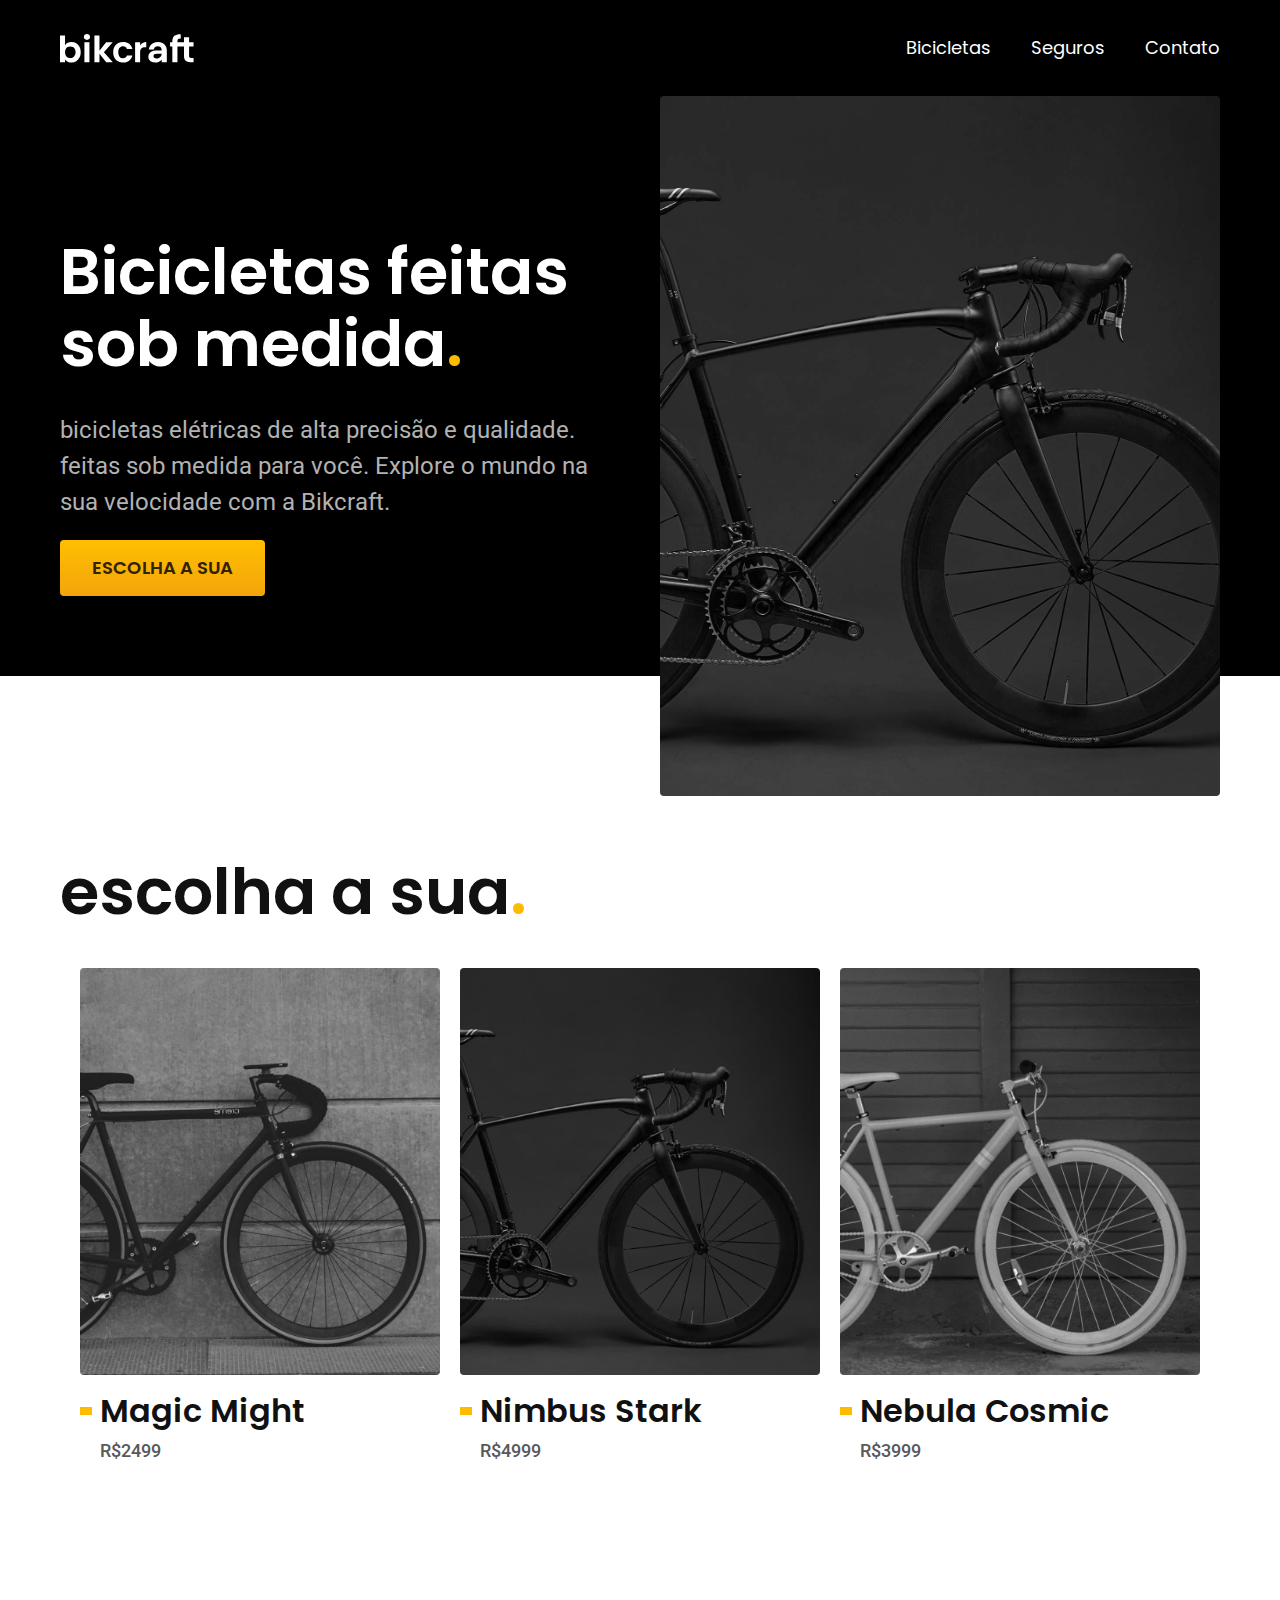
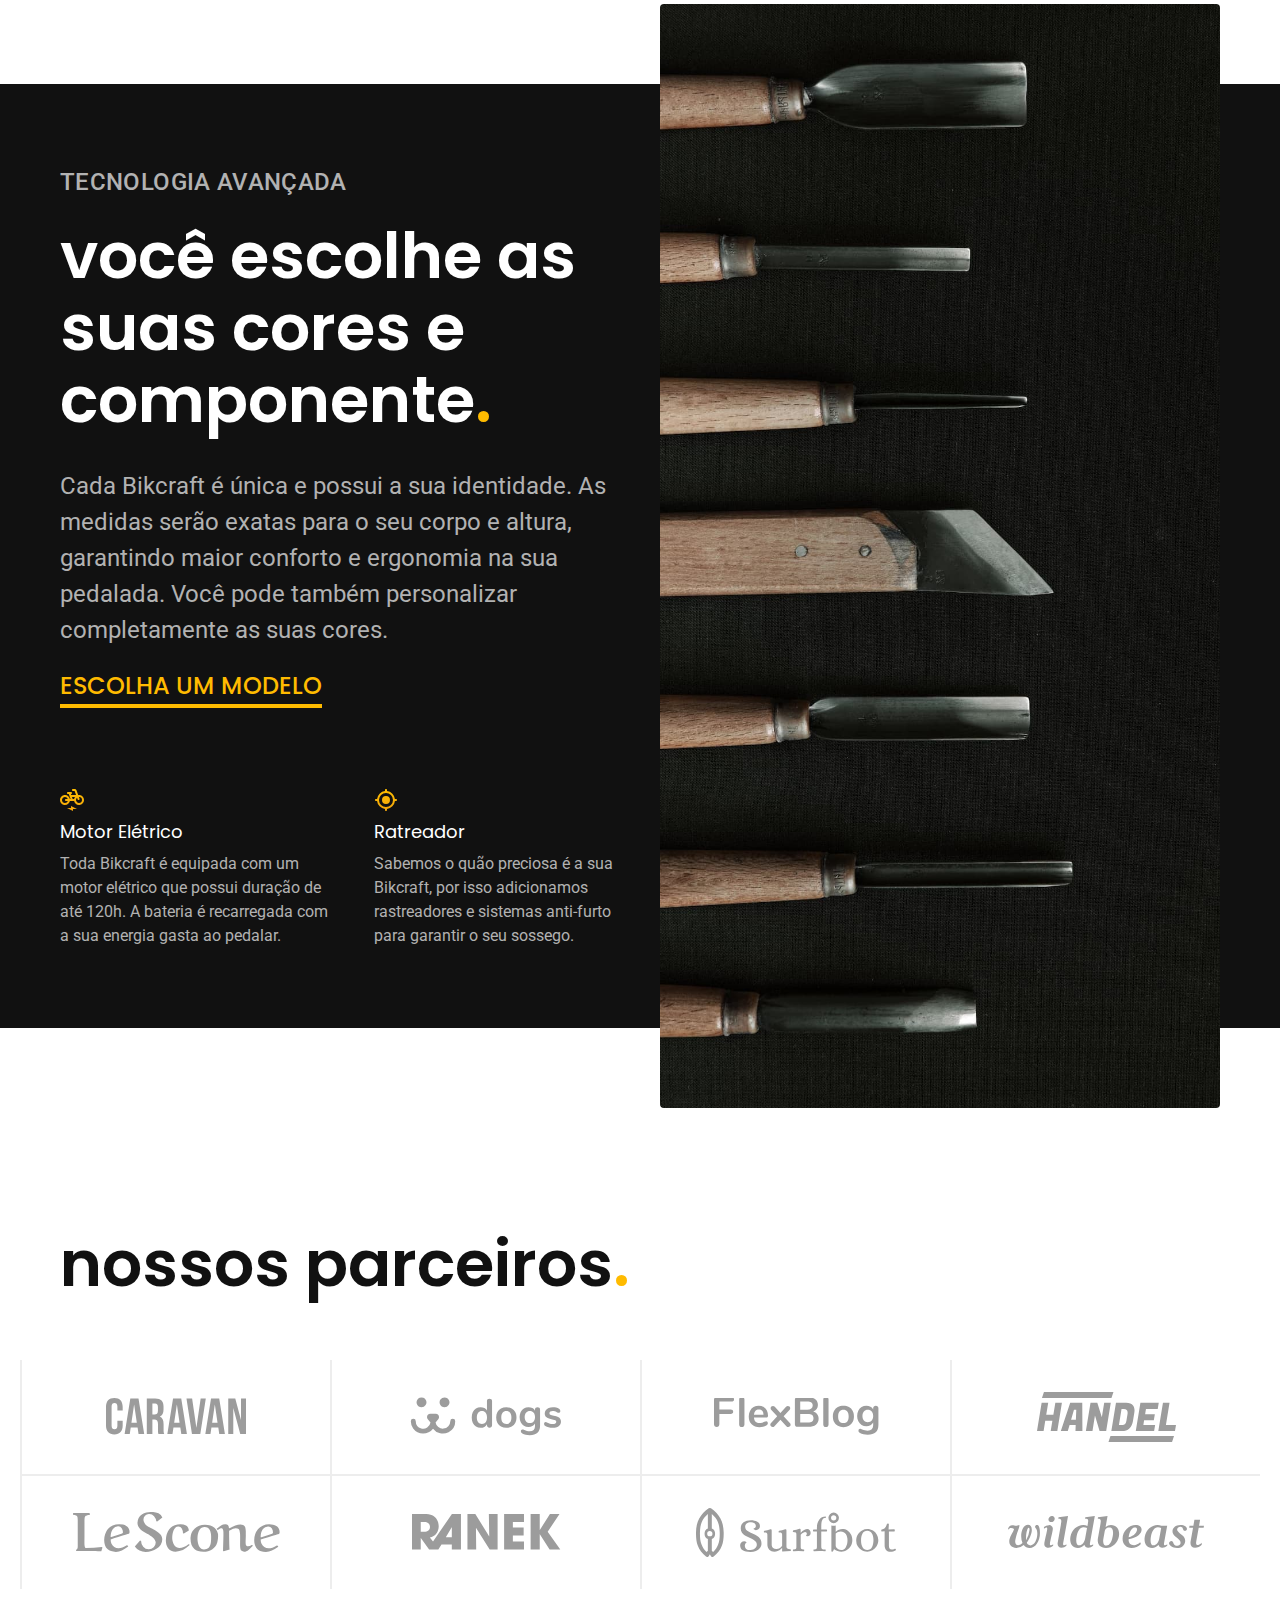
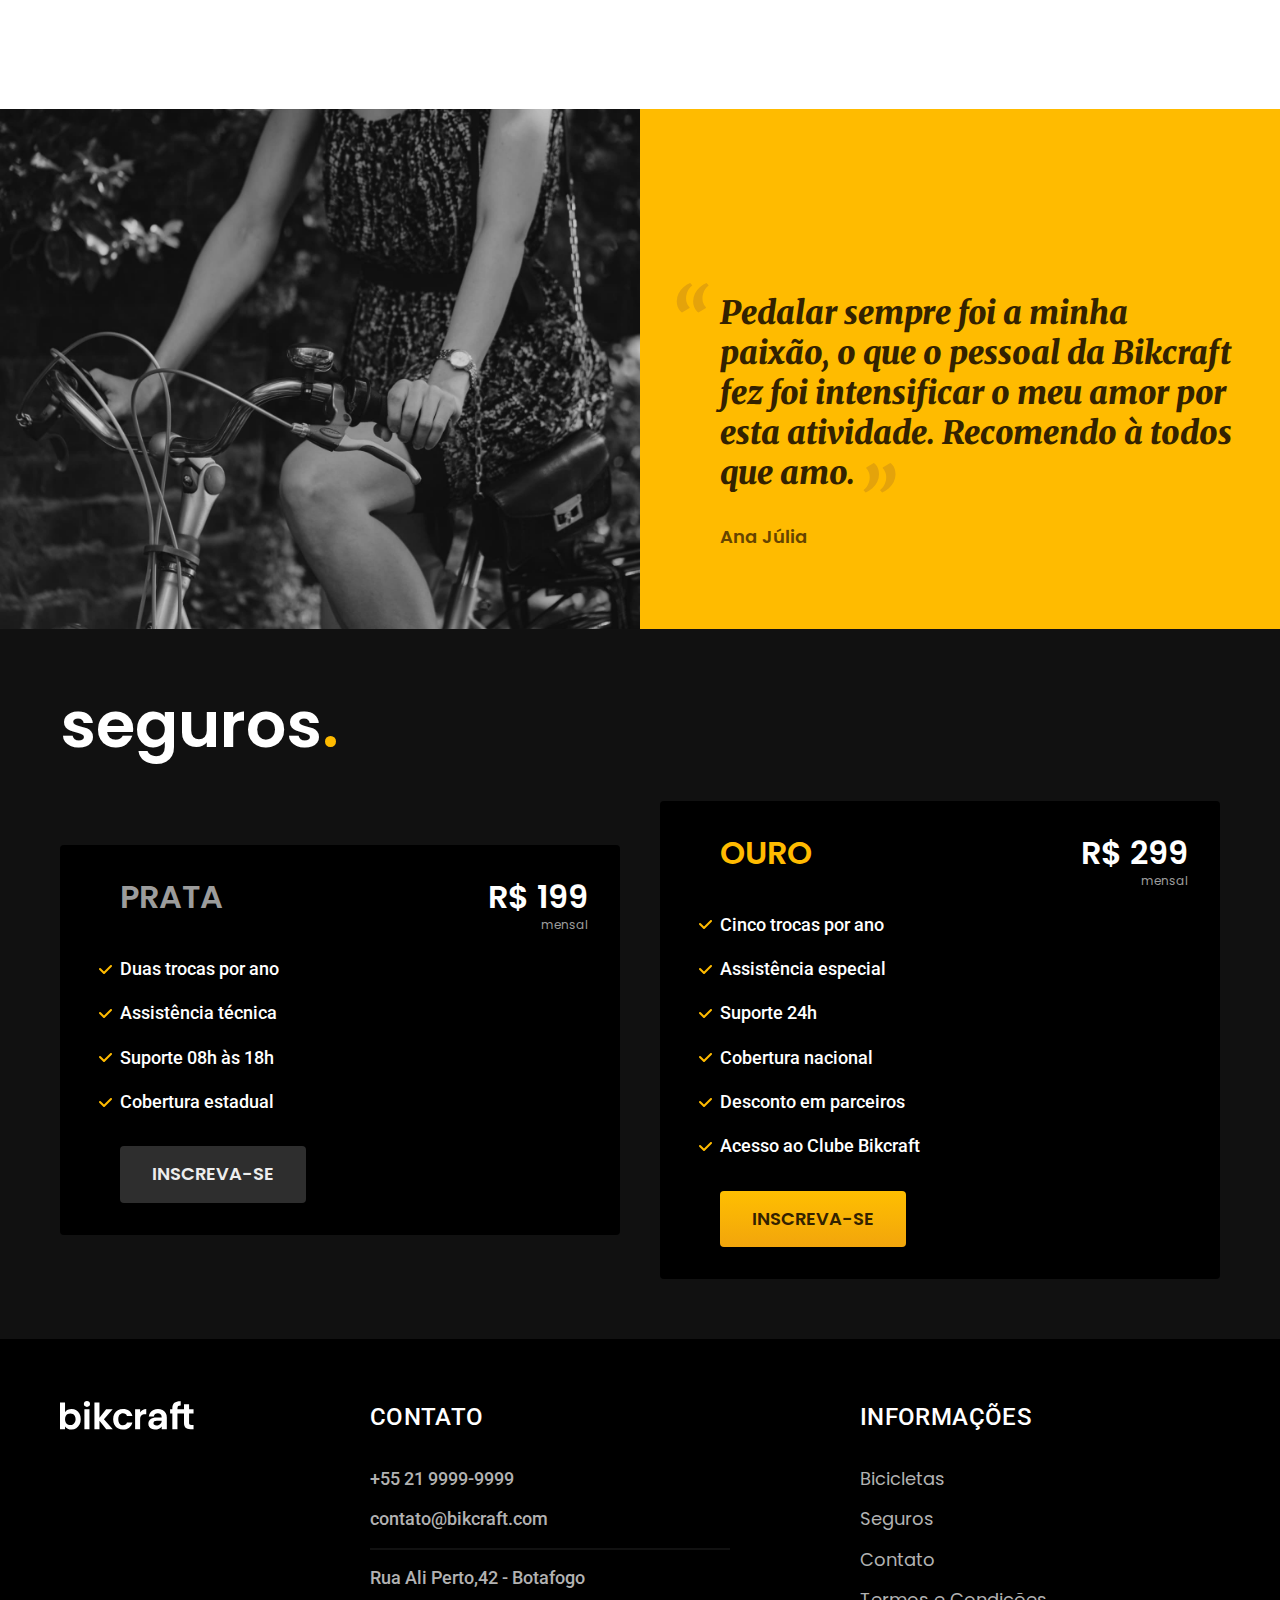
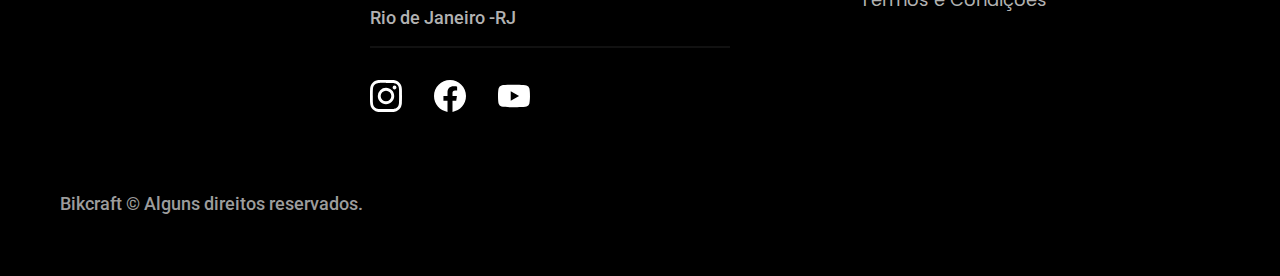
<file: index.html>
<!DOCTYPE html>
<html lang="pt-br">

<head>
  <meta charset="UTF-8">
  <meta name="viewport" content="width=device-width, initial-scale=1.0">
  <title>Bikcraft - Bicicletas Elétricas</title>
  <meta name="description" content="Bicicletas elétricas de alta precisão e qualidade, feitas sob medida para você. Explore o mundo na sua velocidade com a Bikcraft.">

  <link rel="preload" href="css/style.css" as="style">

  <link rel="stylesheet" href="css/style.css">

  <link rel="preconnect" href="https://fonts.googleapis.com">
  <link rel="preconnect" href="https://fonts.gstatic.com" crossorigin>
  <link href="https://fonts.googleapis.com/css2?family=Merriweather:ital,wght@0,300;1,900&family=Poppins:wght@100;400;600&family=Roboto:wght@400;500&display=swap" rel="stylesheet">
</head>

<body>
  <header class="header-bg">
    <div class="header container">
      <a href="./">
        <img src="img/bikcraft.svg" width="136" height="32" alt="Bikcraft">
      </a>

      <nav aria-label="primaria">
        <ul class="header-menu font-1-m cor-0">
          <li><a href=" ./bicicletas.html">Bicicletas</a>
          <li><a href="./seguros.html">Seguros</a>
          <li><a href="./contato.html">Contato</a>
          </li>
        </ul>
      </nav>
    </div>
  </header>

  <main class="introducao-bg">
    <div class="introducao container">
      <div class="introducao-conteudo">
        <h1 class="font-1-xxl cor-0">Bicicletas feitas sob medida<span class="cor-p1">.</span></h1>
        <p class="font-2-l cor-5">bicicletas elétricas de alta precisão e qualidade. feitas sob medida para você. Explore o mundo na sua velocidade com a Bikcraft.</p>
        <a class="botao" href="./bicicletas.html">Escolha a sua</a>
      </div>
      <picture>
        <source media="(max-width: 800px)" srcset="./img/bicicletas/nimbus.jpg">
        <img src="./img/fotos/introducao.jpg" width="1280" height="1600" alt="Bicicleta elétrica preta.">
      </picture>
    </div>
  </main>

  <article class="bicicleta-lista container">
    <h2 class="font-1-xxl">escolha a sua<span class="cor-p1">.</span></h2>

    <ul>
      <li>
        <a href="./bicicletas/magic.html">
          <img src="img/bicicletas/magic-home.jpg" alt="Magic Might">
          <h3 class="font-1-xl">Magic Might</h3>
          <span class="font-2-m cor-8">R$2499</span>
        </a>
      </li>
      <li>
        <a href="./bicicletas/nimbus.html">
          <img src="img/bicicletas/nimbus-home.jpg" alt="Nimbus Stark">
          <h3 class="font-1-xl">Nimbus Stark</h3>
          <span class="font-2-m cor-8">R$4999</span>
        </a>
      </li>
      <li>
        <a href="./bicicletas/nebula.html">
          <img src="img/bicicletas/nebula-home.jpg" alt="Nebula Cosmic">
          <h3 class="font-1-xl">Nebula Cosmic</h3>
          <span class="font-2-m cor-8">R$3999</span>
        </a>
      </li>
      </div>
    </ul>
  </article>

  <article class="tecnologia-bg">
    <div class="tecnologia container">
      <div class="tecnologia-conteudo">
        <span class="font-2-l-b cor-5">TECNOLOGIA AVANÇADA</span>
        <h2 class="font-1-xxl cor-0">você escolhe as suas cores e componente<span class="cor-p1">.<span></h2>
        <p class="font-2-l cor-5">Cada Bikcraft é única e possui a sua identidade. As medidas serão
          exatas para o seu corpo e altura,
          garantindo maior conforto e ergonomia na sua pedalada. Você pode também personalizar completamente as suas cores.
        </p>
        <a class="link" href="./bicicletas.html">ESCOLHA UM MODELO</a>
        <div class="tecnologia-vantagens">
          <div>
            <img src="./img/icones/eletrica.svg" alt="">
            <h3 class="font-1-m cor-0">Motor Elétrico</h3>
            <p class="font-2-s cor-5">Toda Bikcraft é equipada com um motor elétrico que possui duração de até 120h. A bateria é recarregada com a sua energia gasta ao pedalar.</p>
          </div>
          <div>
            <img src="./img/icones/rastreador.svg" alt="">
            <h3 class="font-1-m cor-0">Ratreador</h3>
            <p class="font-2-s cor-5">Sabemos o quão preciosa é a sua Bikcraft, por isso adicionamos rastreadores e sistemas anti-furto para garantir o seu sossego.</p>
          </div>
        </div>
      </div>
      <div class="tecnologia-img">
        <img src="./img/fotos/tecnologia.jpg" alt="">
      </div>
    </div>
  </article>

  <section class="parceiros" aria-label="Nossos Parceiros">
    <h2 class="container font-1-xxl">nossos parceiros<span class="cor-p1">.</span></h2>
    <ul>
      <li><img src="./img/parceiros/caravan.svg" alt="Caravan"></li>
      <li><img src="./img/parceiros/dogs.svg" alt="Dogs"></li>
      <li><img src="./img/parceiros/flexblog.svg" alt="Flexblog"></li>
      <li><img src="./img/parceiros/handel.svg" alt="Handel"></li>
      <li><img src="./img/parceiros/lescone.svg" alt="Lescone"></li>
      <li><img src="./img/parceiros/ranek.svg" alt="Ranek"></li>
      <li><img src="./img/parceiros/surfbot.svg" alt="Surfbot"></li>
      <li><img src="./img/parceiros/wildbeast.svg" alt="Wildbeast"></li>
    </ul>
  </section>

  <section class="depoimento" aria-label="Depoimento">
    <div>
      <img src="./img/fotos/depoimento.jpg" alt="Pessoa pedalando uma bicileta Bikcraft">
    </div>
    <div class="depoimento-conteudo">
      <blockquote class="font-1-xl cor-p5">
        <p>Pedalar sempre foi a minha paixão, o que o pessoal da Bikcraft fez foi intensificar o meu amor por esta atividade. Recomendo à todos que amo.</p>
      </blockquote>
      <span class="font-1-m-b cor-p4">Ana Júlia</span>
    </div>
  </section>

  <article class="seguros-bg">
    <div class="seguros container">
      <h2 class="font-1-xxl cor-0">seguros<span class="cor-p1">.</span></h2>
      <div class="seguros-item">
        <h3 class="font-1-xl cor-6">PRATA</h3>
        <span class="font-1-xl cor-0">R$ 199 <span class="font-1-xs cor-6">mensal</span></span>
        <ul class="font-2-m cor-0">
          <li>Duas trocas por ano</li>
          <li>Assistência técnica</li>
          <li>Suporte 08h às 18h</li>
          <li>Cobertura estadual</li>
        </ul>
        <a class="botao secundario" href="./orcamento.html">Inscreva-se</a>
      </div>
      <div class="seguros-item">
        <h3 class="font-1-xl cor-p1">OURO</h3>
        <span class="font-1-xl cor-0">R$ 299 <span class="font-1-xs cor-6">mensal</span></span>
        <ul class="font-2-m cor-0">
          <li>Cinco trocas por ano</li>
          <li>Assistência especial</li>
          <li>Suporte 24h</li>
          <li>Cobertura nacional</li>
          <li>Desconto em parceiros</li>
          <li>Acesso ao Clube Bikcraft</li>
        </ul>
        <a class="botao" href="./orcamento.html">Inscreva-se</a>
      </div>
    </div>
  </article>

  <footer class="footer-bg">
    <div class="footer container">
      <img src="./img/bikcraft.svg" alt="Bikcraft">
      <div class="footer-contato">
        <h3 class="font-2-l-b cor-0">Contato</h3>
        <ul class="font-2-m cor-5">
          <li>+55 21 9999-9999</li>
          <li>contato@bikcraft.com</li>
          <li>Rua Ali Perto,42 - Botafogo</li>
          <li>Rio de Janeiro -RJ</li>
        </ul>
        <div class="footer-redes">
          <a href="./"><img src="./img/redes/instagram.svg" alt="Instagram" width="32" height="32"></a>
          <a href="./"><img src="./img/redes/facebook.svg" alt="Facebook" width="32" height="32"></a>
          <a href="./"><img src="./img/redes/youtube.svg" alt="Youtube" width="32" height="32"></a>
        </div>
      </div>
      <div class="footer-informacoes">
        <h3 class="font-2-l-b cor-0">Informações</h3>
        <nav>
          <ul class="font-1-m cor-5">
            <li><a href="./bicicletas.html">Bicicletas</a></li>
            <li><a href="./seguros.html">Seguros</a></li>
            <li><a href="./contato.html">Contato</a></li>
            <li><a href="./termos.html">Termos e Condições</a></li>
          </ul>
        </nav>
      </div>
      <p class="font-2-m cor-6 footer-copy">Bikcraft © Alguns direitos reservados.</p>
    </div>
    </div>
  </footer>
</body>

</html>
</file>
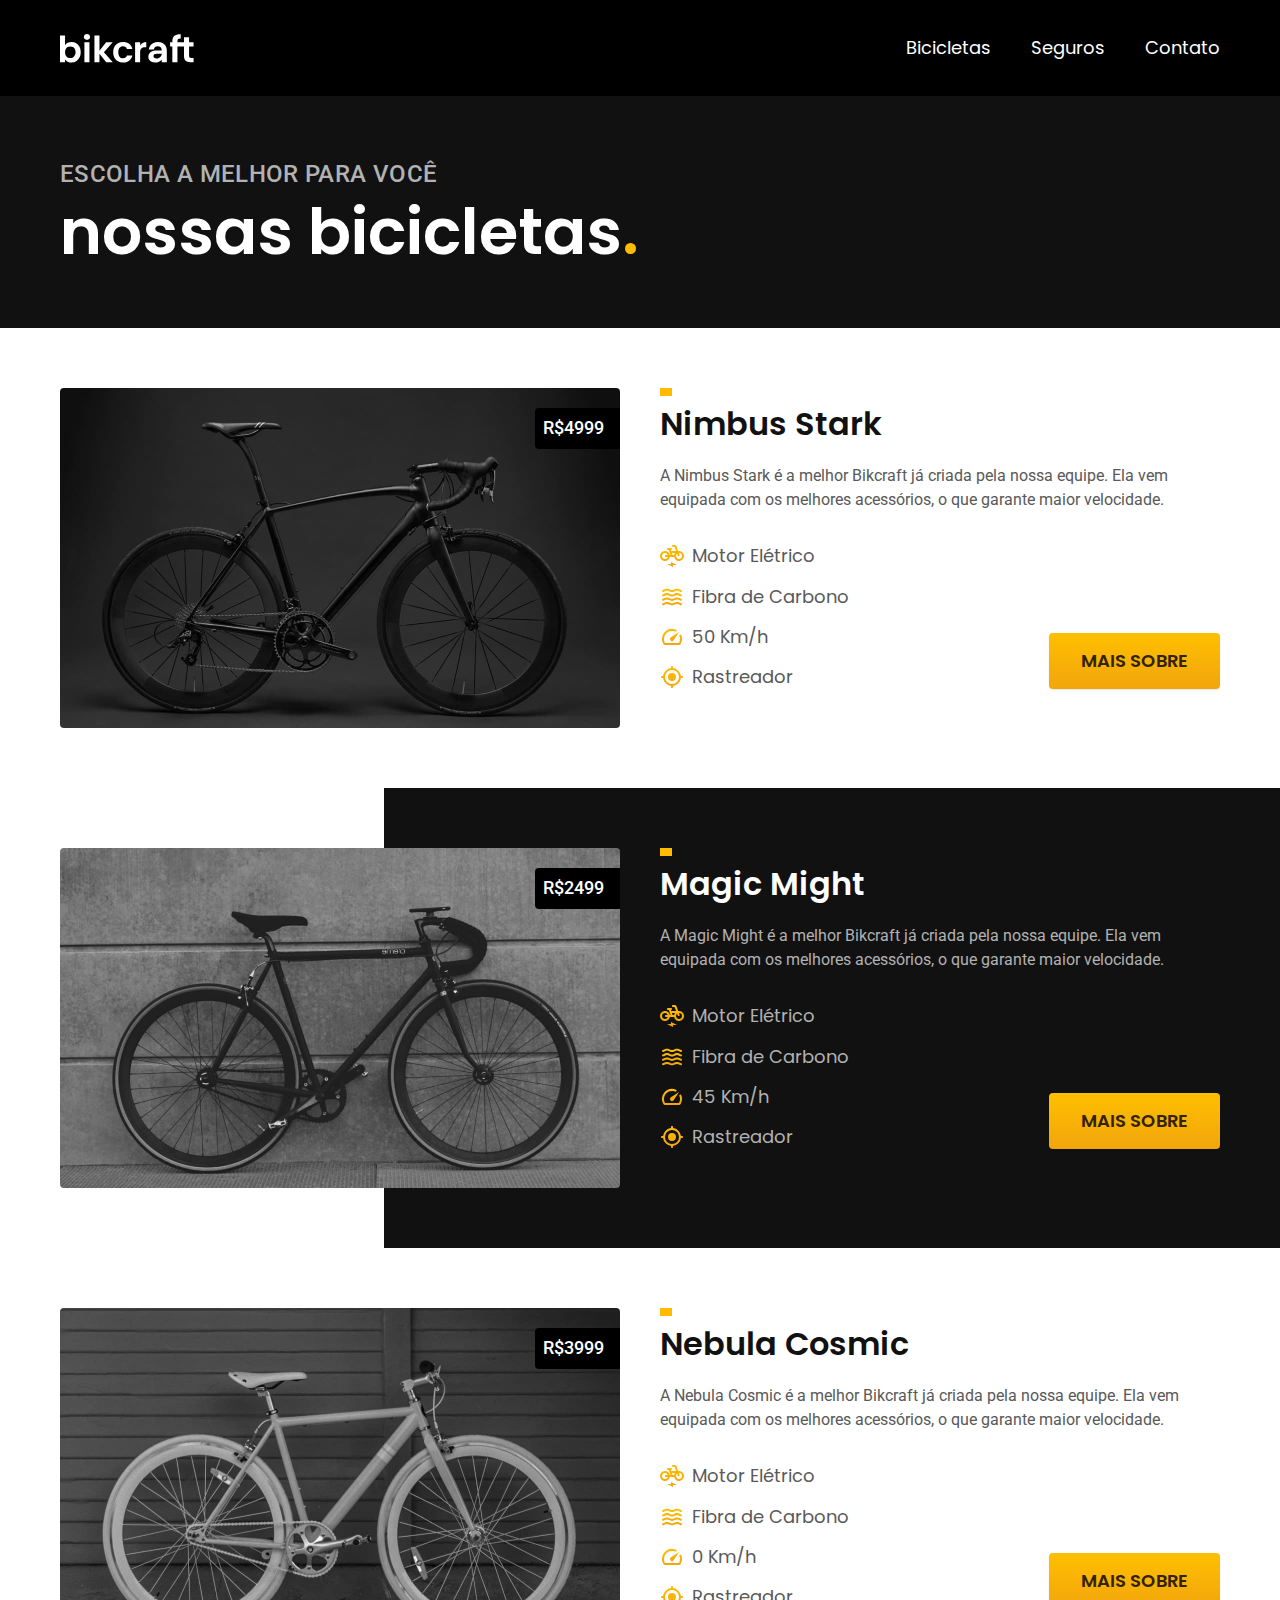
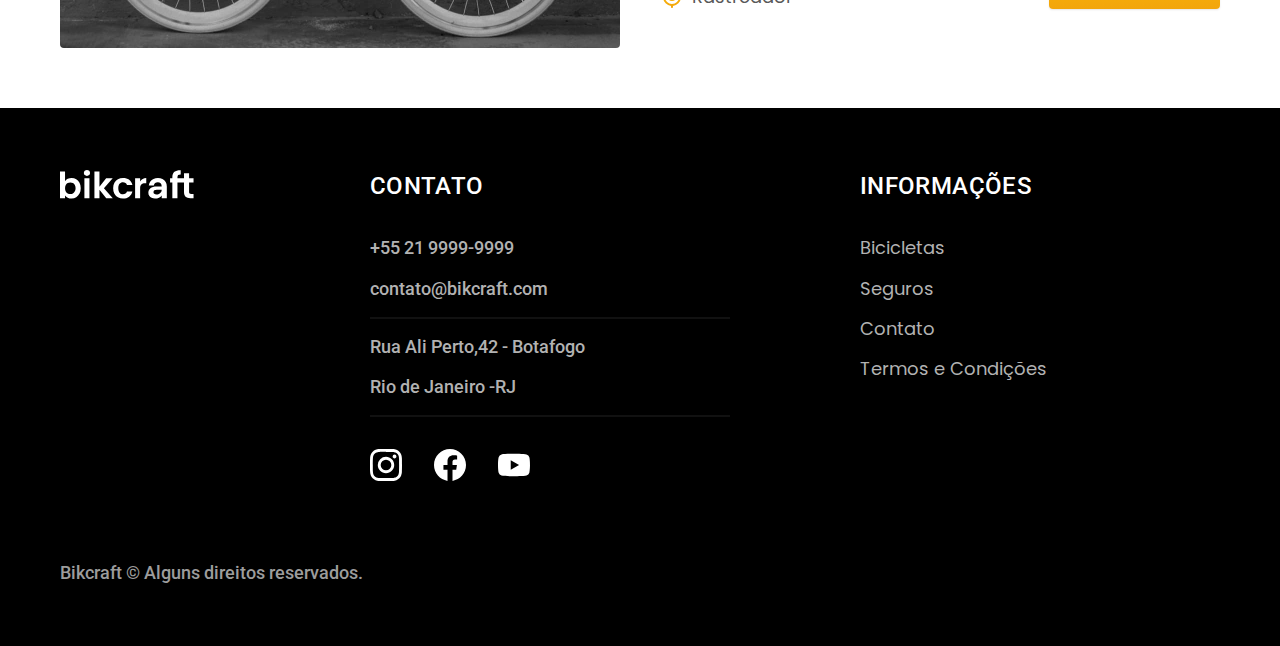
<file: bicicletas.html>
<!DOCTYPE html>
<html lang="pt-br">

<head>
  <meta charset="UTF-8">
  <meta name="viewport" content="width=device-width, initial-scale=1.0">
  <title>Bicicletas | Bikcraft</title>
  <meta name="description" content="Nossas Bicicletas.">
  <link rel="preload" href="css/style.css" as="style">

  <link rel="stylesheet" href="css/style.css">

  <link rel="preconnect" href="https://fonts.googleapis.com">
  <link rel="preconnect" href="https://fonts.gstatic.com" crossorigin>
  <link href="https://fonts.googleapis.com/css2?family=Merriweather:ital,wght@0,300;1,900&family=Poppins:wght@100;400;600&family=Roboto:wght@400;500&display=swap" rel="stylesheet">
</head>

<body id="bicicletas">
  <header class="header-bg">
    <div class="header container">
      <a href="./">
        <img src="img/bikcraft.svg" alt="Bikcraft">
      </a>

      <nav aria-label="primaria">
        <ul class="header-menu font-1-m cor-0">
          <li><a href=" ./bicicletas.html">Bicicletas</a>
          <li><a href="./seguros.html">Seguros</a>
          <li><a href="./contato.html">Contato</a>
          </li>
        </ul>
      </nav>
    </div>
  </header>

  <main>
    <div class="titulo-bg">
      <div class="titulo container">
        <p class="font-2-l-b cor-5">ESCOLHA A MELHOR PARA VOCÊ</p>
        <h1 class="font-1-xxl cor-0">nossas bicicletas<span class="cor-p1">.</span></h1>
      </div>
    </div>

    <div class="bicicletas-bg">
      <div class="bicicletas container">
        <div class="bicicletas-imagem">
          <img src="./img/bicicletas/nimbus.jpg" alt="bicicleta preta">
          <span class="font-2-m cor-0">R$4999</span>
        </div>
        <div class="bicicletas-conteudo">
          <h2 class="font-1-xl">Nimbus Stark</h2>
          <p class="font-2-s cor-8">A Nimbus Stark é a melhor Bikcraft já criada pela nossa equipe. Ela vem equipada com os melhores acessórios, o que garante maior velocidade.</p>
          <ul class="font-1-m cor-8">
            <li><img src="./img/icones/eletrica.svg" alt="">
              Motor Elétrico
            </li>
            <li><img src="./img/icones/carbono.svg" alt="">
              Fibra de Carbono
            </li>
            <li><img src="./img/icones/velocidade.svg" alt="">
              50 Km/h
            </li>
            <li><img src="./img/icones/rastreador.svg" alt="">
              Rastreador
            </li>
          </ul>
          <a class="botao seta" href="./bicicletas/nimbus.html">Mais Sobre</a>
        </div>
      </div>
    </div>

    <div class="bicicletas-bg">
      <div class="bicicletas container">
        <div class="bicicletas-imagem">
          <img src="./img/bicicletas/magic.jpg" alt="bicicleta preta">
          <span class="font-2-m cor-0">R$2499</span>
        </div>
        <div class="bicicletas-conteudo">
          <h2 class="font-1-xl cor-0">Magic Might</h2>
          <p class="font-2-s cor-5">A Magic Might é a melhor Bikcraft já criada pela nossa equipe. Ela vem equipada com os melhores acessórios, o que garante maior velocidade.</p>
          <ul class="font-1-m cor-5">
            <li><img src="./img/icones/eletrica.svg" alt="">
              Motor Elétrico
            </li>
            <li><img src="./img/icones/carbono.svg" alt="">
              Fibra de Carbono
            </li>
            <li><img src="./img/icones/velocidade.svg" alt="">
              45 Km/h
            </li>
            <li><img src="./img/icones/rastreador.svg" alt="">
              Rastreador
            </li>
          </ul>
          <a class="botao seta" href="./bicicletas/magic.html">Mais Sobre</a>
        </div>
      </div>
    </div>

    <div class="bicicletas-bg">
      <div class="bicicletas container">
        <div class="bicicletas-imagem">
          <img src="./img/bicicletas/nebula.jpg" alt="bicicleta preta">
          <span class="font-2-m cor-0">R$3999</span>
        </div>
        <div class="bicicletas-conteudo">
          <h2 class="font-1-xl">Nebula Cosmic</h2>
          <p class="font-2-s cor-8">A Nebula Cosmic é a melhor Bikcraft já criada pela nossa equipe. Ela vem equipada com os melhores acessórios, o que garante maior velocidade.</p>
          <ul class="font-1-m cor-8">
            <li><img src="./img/icones/eletrica.svg" alt="">
              Motor Elétrico
            </li>
            <li><img src="./img/icones/carbono.svg" alt="">
              Fibra de Carbono
            </li>
            <li><img src="./img/icones/velocidade.svg" alt="">
              0 Km/h
            </li>
            <li><img src="./img/icones/rastreador.svg" alt="">
              Rastreador
            </li>
          </ul>
          <a class="botao" href="./bicicletas/nebula.html">Mais Sobre</a>
        </div>
      </div>
    </div>

  </main>

  <footer class="footer-bg">
    <div class="footer container">
      <img src="./img/bikcraft.svg" alt="Bikcraft">
      <div class="footer-contato">
        <h3 class="font-2-l-b cor-0">Contato</h3>
        <ul class="font-2-m cor-5">
          <li>+55 21 9999-9999</li>
          <li>contato@bikcraft.com</li>
          <li>Rua Ali Perto,42 - Botafogo</li>
          <li>Rio de Janeiro -RJ</li>
        </ul>
        <div class="footer-redes">
          <a href="./"><img src="./img/redes/instagram.svg" alt="Instagram" width="32" height="32"></a>
          <a href="./"><img src="./img/redes/facebook.svg" alt="Facebook" width="32" height="32"></a>
          <a href="./"><img src="./img/redes/youtube.svg" alt="Youtube" width="32" height="32"></a>
        </div>
      </div>
      <div class="footer-informacoes">
        <h3 class="font-2-l-b cor-0">Informações</h3>
        <nav>
          <ul class="font-1-m cor-5">
            <li><a href="./bicicletas.html">Bicicletas</a></li>
            <li><a href="./seguros.html">Seguros</a></li>
            <li><a href="./contato.html">Contato</a></li>
            <li><a href="./termos.html">Termos e Condições</a></li>
          </ul>
        </nav>
      </div>
      <p class="font-2-m cor-6 footer-copy">Bikcraft © Alguns direitos reservados.</p>
    </div>
    </div>
  </footer>
</body>
</file>
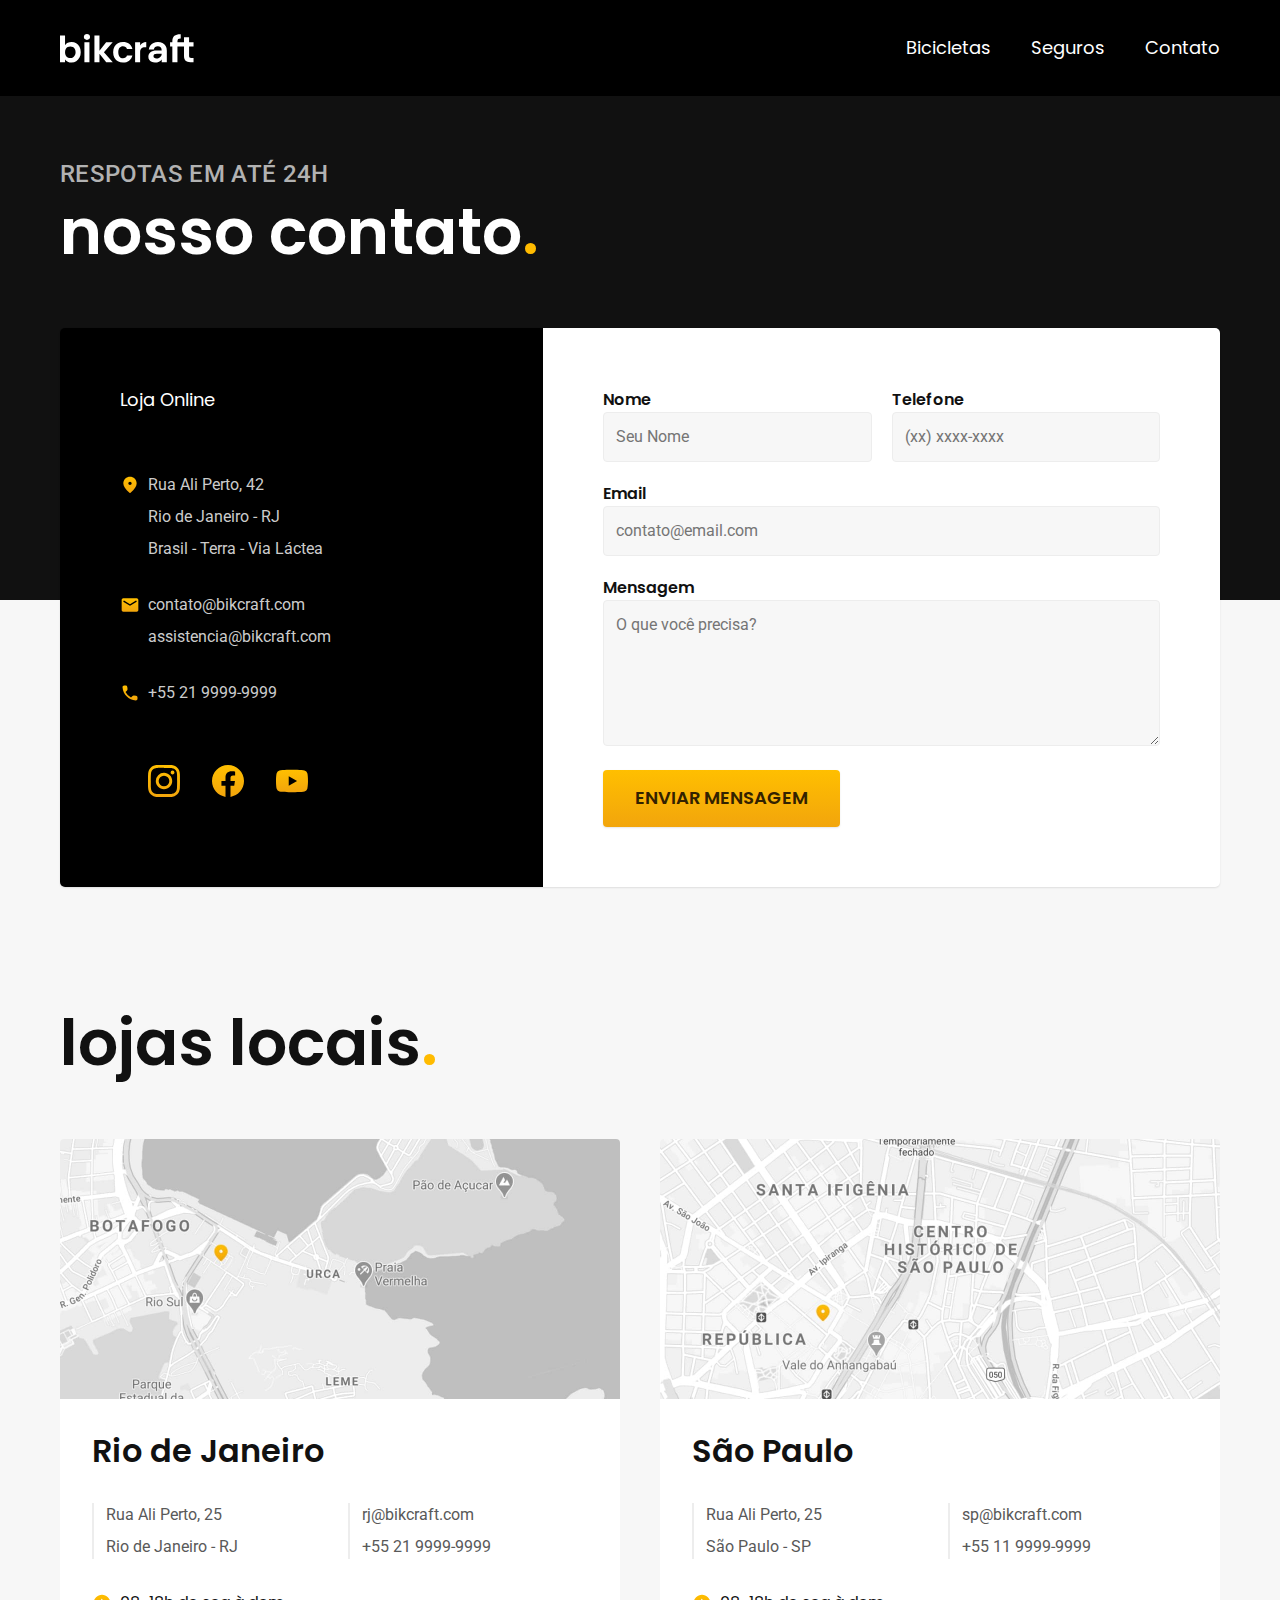
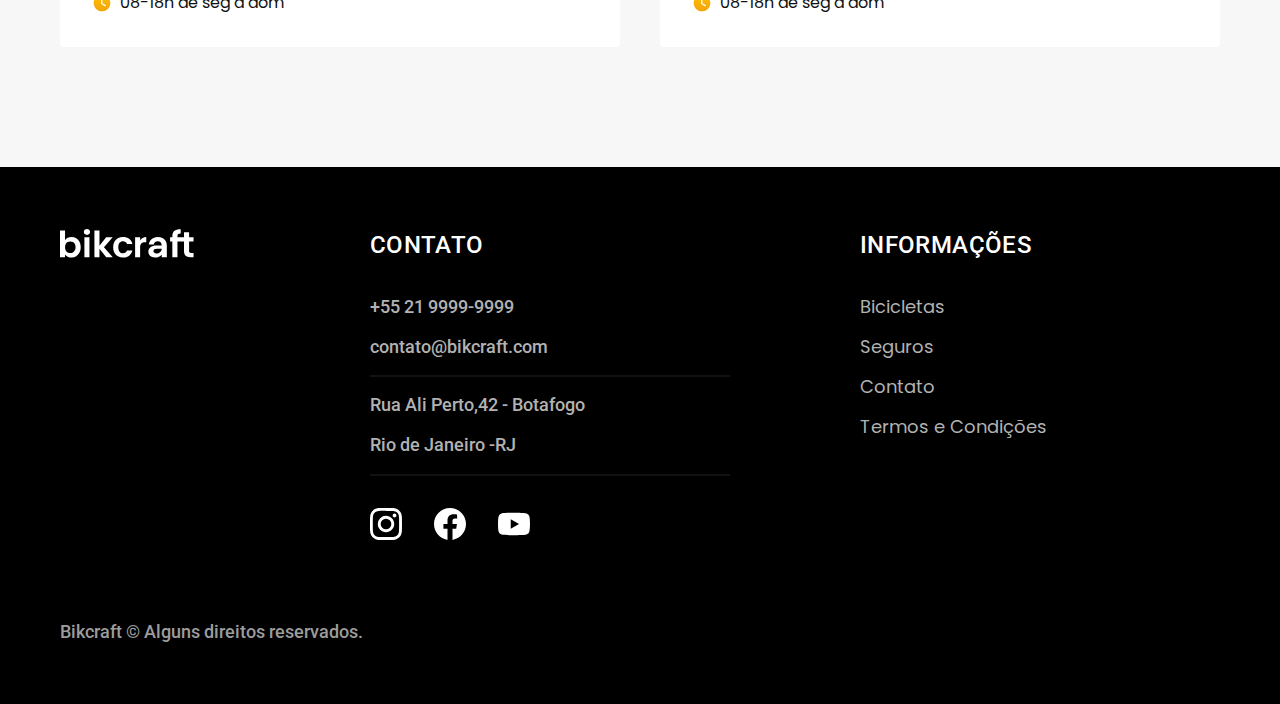
<file: contato.html>
<!DOCTYPE html>
<html lang="pt-br">

<head>
  <meta charset="UTF-8">
  <meta name="viewport" content="width=device-width, initial-scale=1.0">
  <title>Contato | Bikcraft</title>
  <meta name="description" content="Contato Bikcraft">
  <link rel="preload" href="css/style.css" as="style">

  <link rel="stylesheet" href="css/style.css">

  <link rel="preconnect" href="https://fonts.googleapis.com">
  <link rel="preconnect" href="https://fonts.gstatic.com" crossorigin>
  <link href="https://fonts.googleapis.com/css2?family=Merriweather:ital,wght@0,300;1,900&family=Poppins:wght@100;400;600&family=Roboto:wght@400;500&display=swap" rel="stylesheet">
</head>

<body id="contato">
  <header class="header-bg">
    <div class="header container">
      <a href="./">
        <img src="img/bikcraft.svg" alt="Bikcraft">
      </a>

      <nav aria-label="primaria">
        <ul class="header-menu font-1-m cor-0">
          <li><a href=" ./bicicletas.html">Bicicletas</a>
          <li><a href="./seguros.html">Seguros</a>
          <li><a href="./contato.html">Contato</a>
          </li>
        </ul>
      </nav>
    </div>
  </header>

  <main>
    <div class="titulo-bg">
      <div class="titulo container">
        <p class="font-2-l-b cor-5">RESPOTAS EM ATÉ 24H</p>
        <h1 class="font-1-xxl cor-0">nosso contato<span class="cor-p1">.</span></h1>
      </div>
    </div>

    <div class="contato container">
      <section class="contato-dados" aria-label="Endereço">
        <h2 class="font-1-m cor-0">Loja Online</h2>
        <div class="contato-endereco font-2-s cor-4">
          <p>Rua Ali Perto, 42</p>
          <p>Rio de Janeiro - RJ</p>
          <p>Brasil - Terra - Via Láctea</p>
        </div>
        <address class="contato-meios font-2-s cor-4">
          <a href="mailto:contato@bikcraft.com">contato@bikcraft.com</a>
          <a href="mailto:assistencia@bikcraft.com">assistencia@bikcraft.com</a>
          <a href="tel:+552199999999">+55 21 9999-9999</a>
        </address>
        <div class="contato-redes">
          <a href="./"><img src="./img/redes/instagram-p.svg" alt="Instagram" width="32" height="32"></a>
          <a href="./"><img src="./img/redes/facebook-p.svg" alt="Facebook" width="32" height="32"></a>
          <a href="./"><img src="./img/redes/youtube-p.svg" alt="Youtube" width="32" height="32"></a>
        </div>
      </section>
      <section class="contato-formulario" aria-label="Formulário">
        <form class="form" action="./contato.html">
          <div>
            <label for="nome">Nome</label>
            <input type="text" id="nome" name="nome" placeholder="Seu Nome">
          </div>
          <div>
            <label for="telefone">Telefone</label>
            <input type="text" id="telefone" name="telefone" placeholder="(xx) xxxx-xxxx">
          </div>
          <div class="col-2">
            <label for="email">Email</label>
            <input type="email" id="email" name="email" placeholder="contato@email.com">
          </div>
          <div class="col-2">
            <label for="mensagem">Mensagem</label>
            <textarea rows="5" id="mensagem" name="mensagem" placeholder="O que você precisa?"></textarea>
          </div>
          <button class="botao col-2">Enviar Mensagem</button>
        </form>
      </section>
    </div>
  </main>

  <article class="lojas container">
    <h2 class="font-1-xxl cor-11">lojas locais<span class="cor-p1">.</span></h2>
    <div class="lojas-item">
      <img src="./img/lojas/rj.jpg" alt="mapa marcando o endereço Rua Ali Pert, 25 - Rio de Janeiro - RJ">
      <div class="lojas-conteudo">
        <h3 class="font-1-xl">Rio de Janeiro</h3>
        <div class="lojas-dados font-2-s cor-8">
          <p>Rua Ali Perto, 25</p>
          <p>Rio de Janeiro - RJ</p>
        </div>
        <div class="lojas-dados font-2-s cor-8">
          <a href="mailto:rj@bikcraft.com">rj@bikcraft.com</a>
          <a href="tel:+552199999999">+55 21 9999-9999</a>
        </div>
        <p class="lojas-tempo font-1-s"><img src="./img/icones/horario.svg" alt="">08-18h de seg à dom</p>
      </div>
    </div>
    <div class="lojas-item">
      <img src="./img/lojas/sp.jpg" alt="mapa marcando o endereço Rua Ali Pert, 25 - São Paulo - SP">
      <div class="lojas-conteudo">
        <h3 class="font-1-xl">São Paulo</h3>
        <div class="lojas-dados font-2-s cor-8">
          <p>Rua Ali Perto, 25</p>
          <p>São Paulo - SP</p>
        </div>
        <div class="lojas-dados font-2-s cor-8">
          <a href="mailto:sp@bikcraft.com">sp@bikcraft.com</a>
          <a href="tel:+552199999999">+55 11 9999-9999</a>
        </div>
        <p class="lojas-tempo font-1-s"><img src="./img/icones/horario.svg" alt="">08-18h de seg à dom</p>
      </div>
    </div>
  </article>

  <footer class="footer-bg">
    <div class="footer container">
      <img src="./img/bikcraft.svg" alt="Bikcraft">
      <div class="footer-contato">
        <h3 class="font-2-l-b cor-0">Contato</h3>
        <ul class="font-2-m cor-5">
          <li>+55 21 9999-9999</li>
          <li>contato@bikcraft.com</li>
          <li>Rua Ali Perto,42 - Botafogo</li>
          <li>Rio de Janeiro -RJ</li>
        </ul>
        <div class="footer-redes">
          <a href="./"><img src="./img/redes/instagram.svg" alt="Instagram" width="32" height="32"></a>
          <a href="./"><img src="./img/redes/facebook.svg" alt="Facebook" width="32" height="32"></a>
          <a href="./"><img src="./img/redes/youtube.svg" alt="Youtube" width="32" height="32"></a>
        </div>
      </div>
      <div class="footer-informacoes">
        <h3 class="font-2-l-b cor-0">Informações</h3>
        <nav>
          <ul class="font-1-m cor-5">
            <li><a href="./bicicletas.html">Bicicletas</a></li>
            <li><a href="./seguros.html">Seguros</a></li>
            <li><a href="./contato.html">Contato</a></li>
            <li><a href="./termos.html">Termos e Condições</a></li>
          </ul>
        </nav>
      </div>
      <p class="font-2-m cor-6 footer-copy">Bikcraft © Alguns direitos reservados.</p>
    </div>
    </div>
  </footer>
</body>

</html>
</file>
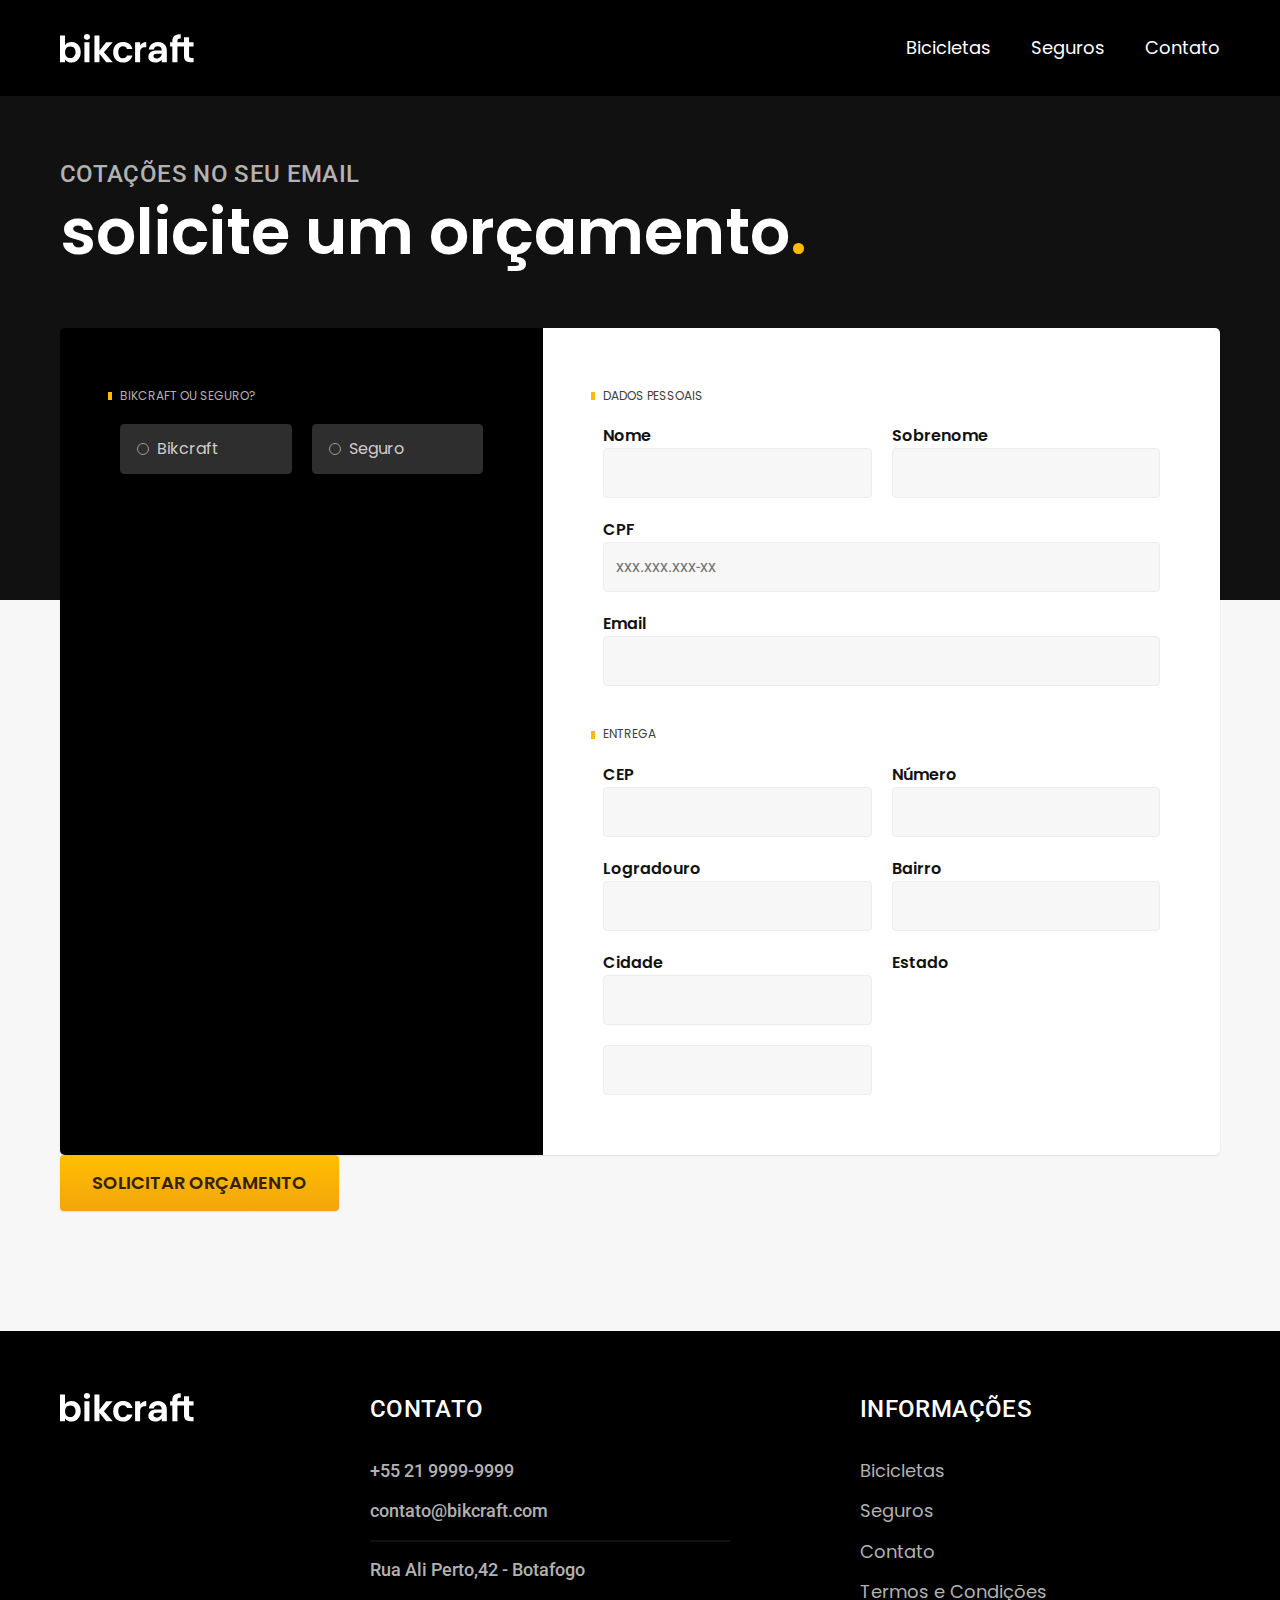
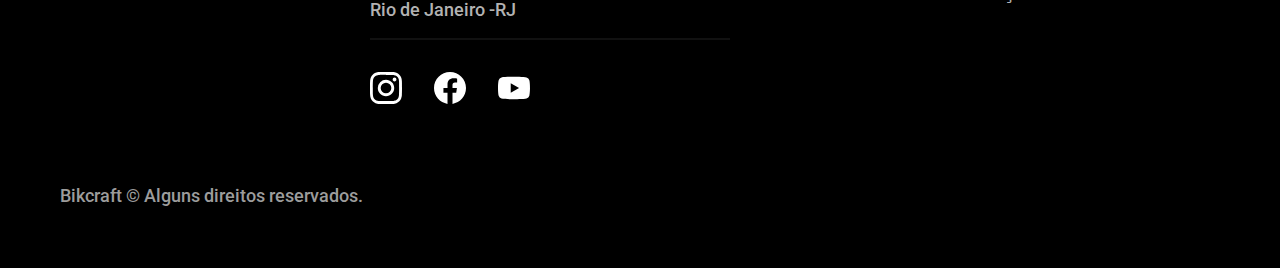
<file: orcamento.html>
<!DOCTYPE html>
<html lang="pt-br">

<head>
  <meta charset="UTF-8">
  <meta name="viewport" content="width=device-width, initial-scale=1.0">
  <title>Orçamento | Bikcraft</title>
  <meta name="description" content="Orçamento.">
  <link rel="preload" href="css/style.css" as="style">

  <link rel="stylesheet" href="css/style.css">

  <link rel="preconnect" href="https://fonts.googleapis.com">
  <link rel="preconnect" href="https://fonts.gstatic.com" crossorigin>
  <link href="https://fonts.googleapis.com/css2?family=Merriweather:ital,wght@0,300;1,900&family=Poppins:wght@100;400;600&family=Roboto:wght@400;500&display=swap" rel="stylesheet">

</head>

<body id="orcamento">
  <header class="header-bg">
    <div class="header container">
      <a href="./">
        <img src="./img/bikcraft.svg" alt="Bikcraft">
      </a>
      <nav aria-label="primaria">
        <ul class="header-menu font-1-m cor-0">
          <li><a href=" ./bicicletas.html">Bicicletas</a>
          <li><a href="./seguros.html">Seguros</a>
          <li><a href="./contato.html">Contato</a>
          </li>
        </ul>
      </nav>
    </div>
  </header>

  <main>
    <div class="titulo-bg">
      <div class="titulo container">
        <p class="font-2-l-b cor-5">COTAÇÕES NO SEU EMAIL</p>
        <h1 class="font-1-xxl cor-0">solicite um orçamento<span class="cor-p1">.</span></h1>
      </div>
    </div>

    <form class="orcamento container" action="./">
      <!-- Produto -->
      <div class="orcamento-produto">
        <h2 class="font-1-xs cor-5">Bikcraft ou Seguro?</h2>

        <input type="radio" name="tipo" value="bikcraft" id="bikcraft">
        <label for="bikcraft">Bikcraft</label>
        <input type="radio" name="tipo" value="seguro" id="seguro">
        <label for="seguro">Seguro</label>
        <div class="orcamento-conteudo" id="orcamento-bikcraft">
          <h2 class="font-1-xs cor-5">Escolha a sua</h2>

          <input type="radio" name="produto" value="nimbus" id="nimbus">
          <label for="nimbus">Nimbus Stark<span>R$4999</span></label>
          <div class="orcamento-detalhes">
            <ul class="font-1-xs cor-8">
              <li><img src="./img/icones/eletrica.svg" alt="">Motor Elétrico</li>
              <li><img src="./img/icones/carbono.svg" alt="">Fibra de Carbono</li>
              <li><img src="./img/icones/velocidade.svg" alt="">50 Km/h</li>
              <li><img src="./img/icones/rastreador.svg" alt="">Rastreador</li>
            </ul>
            <img src="./img/bicicletas/nimbus.jpg" alt="bicicleta preta">
          </div>

          <input type="radio" name="produto" value="magic" id="magic">
          <label for="magic">Magic Might<span>R$2499</span></label>
          <div class="orcamento-detalhes">
            <ul class="font-1-xs cor-8">
              <li><img src="./img/icones/eletrica.svg" alt="">Motor Elétrico</li>
              <li><img src="./img/icones/carbono.svg" alt="">Fibra de Carbono</li>
              <li><img src="./img/icones/velocidade.svg" alt="">45 Km/h</li>
              <li><img src="./img/icones/rastreador.svg" alt="">Rastreador</li>
            </ul>
            <img src="./img/bicicletas/magic.jpg" alt="bicicleta preta">
          </div>
          <input type="radio" name="produto" value="nebula" id="nebula">
          <label for="nebula">Nebula Cosmic<span>R$3999</span></label>
          <div class="orcamento-detalhes">
            <ul class="font-1-xs cor-8">
              <li><img src="./img/icones/eletrica.svg" alt="">Motor Elétrico</li>
              <li><img src="./img/icones/carbono.svg" alt="">Fibra de Carbono</li>
              <li><img src="./img/icones/velocidade.svg" alt="">40 Km/h</li>
              <li><img src="./img/icones/rastreador.svg" alt="">Rastreador</li>
            </ul>
            <img src="./img/bicicletas/nebula.jpg" alt="bicicleta branca">
          </div>
        </div>
        <div class="orcamento-conteudo" id="orcamento-seguro">
          <h2 class="font-1-m cor-5">Escolha o plano</h2>

          <input type="radio" name="produto" value="prata" id="prata">
          <label for="prata">Prata<span>R$199</span></label>

          <input type="radio" name="produto" value="ouro" id="ouro">
          <label for="ouro">Ouro<span>R$299</span></label>

        </div>
      </div>
      <!-- Dados -->
      <div class="orcamento-dados form">
        <h2 class="font-1-xs cor-9 col-2">dados pessoais</h2>
        <div>
          <label for="nome">Nome</label>
          <input type="text" id="nome" name="nome">
        </div>
        <div>
          <label for="sobrenome">Sobrenome</label>
          <input type="text" id="sobrenome" name="sobrenome">
        </div>
        <div class="col-2">
          <label for="cpf">CPF</label>
          <input type="text" id="cpf" name="cpf" placeholder="xxx.xxx.xxx-xx">
        </div>
        <div class="col-2">
          <label for="email">Email</label>
          <input type="email" id="email" name="email">
        </div>

        <h2 class="font-1-xs cor-9 col-2">Entrega</h2>
        <div>
          <label for="cep">CEP</label>
          <input type="text" id="cep" name="cep">
        </div>
        <div>
          <label for="numero">Número</label>
          <input type="text" id="numero" name="numero">
        </div>
        <div>
          <label for="logradouro">Logradouro</label>
          <input type="text" id="logradouro" name="logradouro">
        </div>
        <div>
          <label for="bairro">Bairro</label>
          <input type="text" id="bairro" name="bairro">
        </div>
        <div>
          <label for="cidade">Cidade</label>
          <input type="text" id="cidade" name="cidade">
        </div>
        <label for="estado">Estado</label>
        <input type="text" id="estado" name="estado">
      </div>
      <button class="botao col-2">Solicitar Orçamento</button>
      </div>
    </form>
  </main>

  <footer class="footer-bg">
    <div class="footer container">
      <img src="./img/bikcraft.svg" alt="Bikcraft">
      <div class="footer-contato">
        <h3 class="font-2-l-b cor-0">Contato</h3>
        <ul class="font-2-m cor-5">
          <li>+55 21 9999-9999</li>
          <li>contato@bikcraft.com</li>
          <li>Rua Ali Perto,42 - Botafogo</li>
          <li>Rio de Janeiro -RJ</li>
        </ul>
        <div class="footer-redes">
          <a href="./"><img src="./img/redes/instagram.svg" alt="Instagram" width="32" height="32"></a>
          <a href="./"><img src="./img/redes/facebook.svg" alt="Facebook" width="32" height="32"></a>
          <a href="./"><img src="./img/redes/youtube.svg" alt="Youtube" width="32" height="32"></a>
        </div>
      </div>
      <div class="footer-informacoes">
        <h3 class="font-2-l-b cor-0">Informações</h3>
        <nav>
          <ul class="font-1-m cor-5">
            <li><a href="./bicicletas.html">Bicicletas</a></li>
            <li><a href="./seguros.html">Seguros</a></li>
            <li><a href="./contato.html">Contato</a></li>
            <li><a href="./termos.html">Termos e Condições</a></li>
          </ul>
        </nav>
      </div>
      <p class="font-2-m cor-6 footer-copy">Bikcraft © Alguns direitos reservados.</p>
    </div>
    </div>
  </footer>
</body>

</html>
</file>
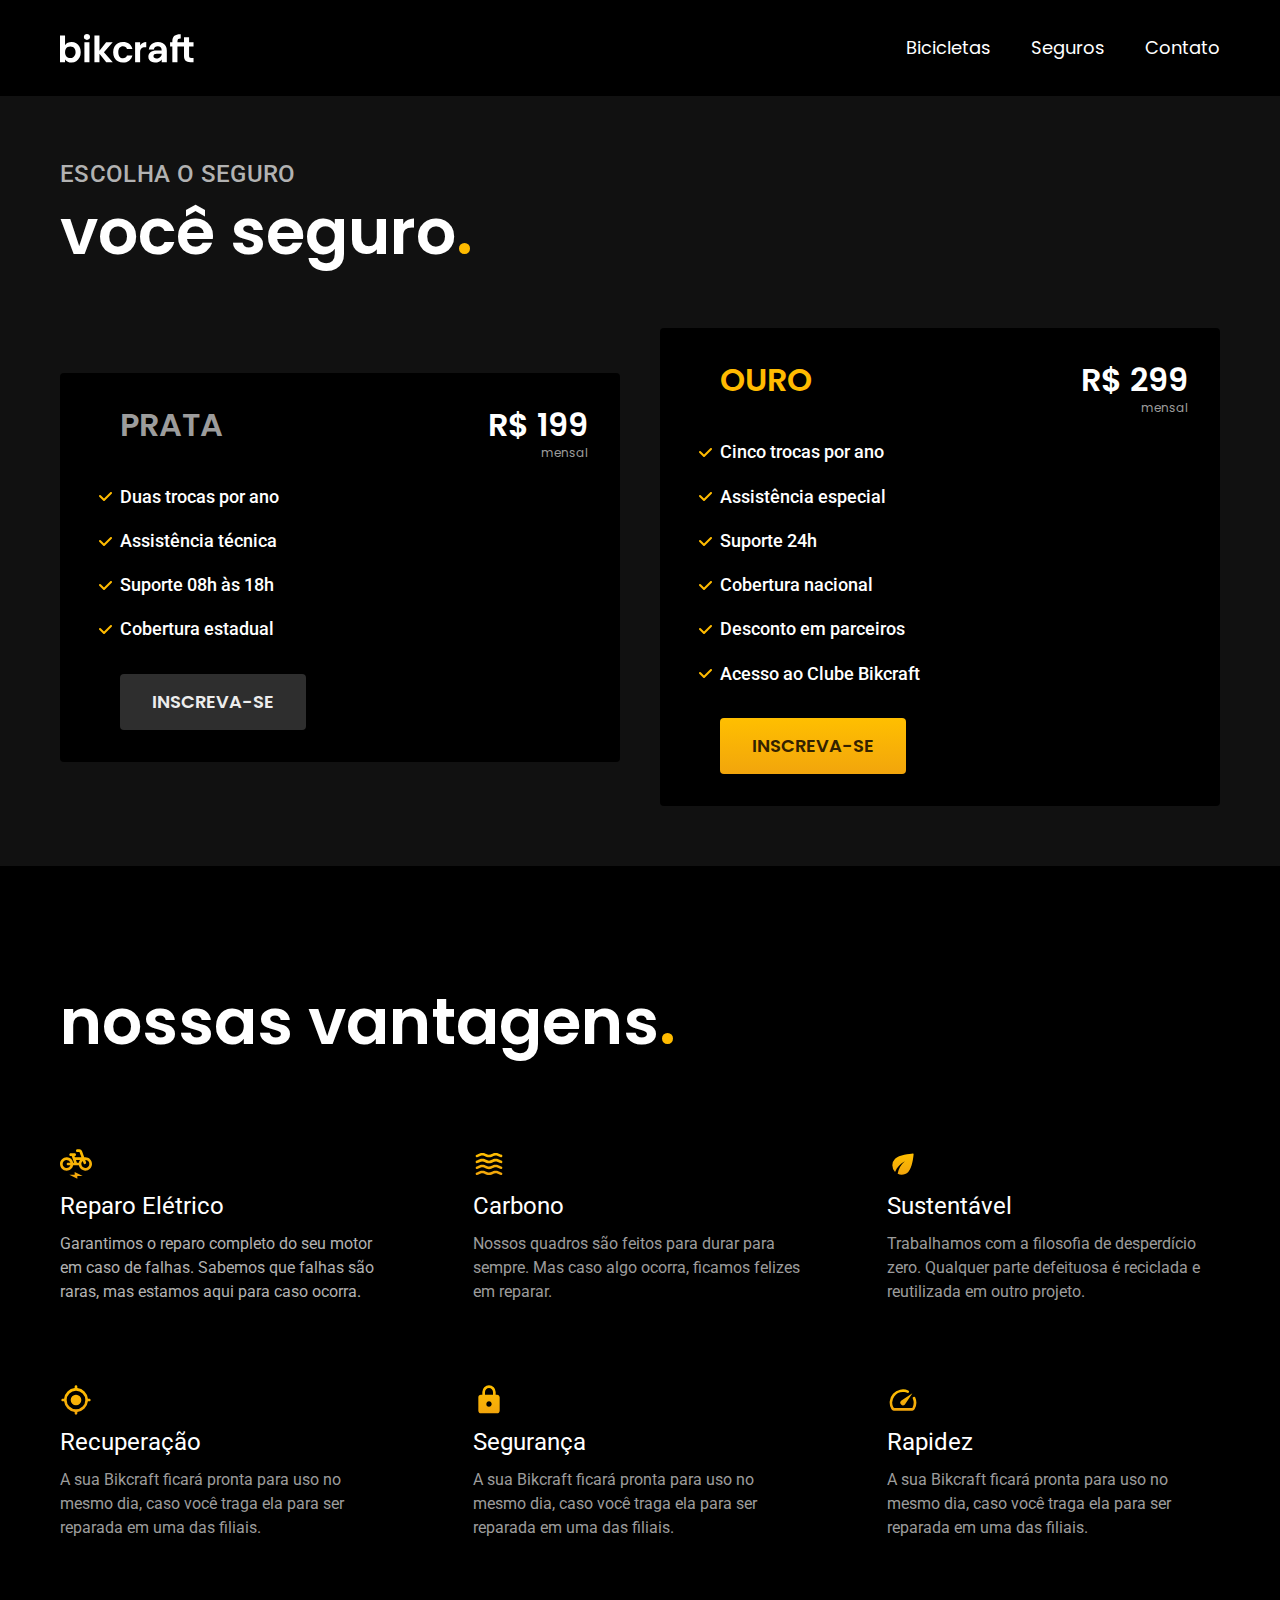
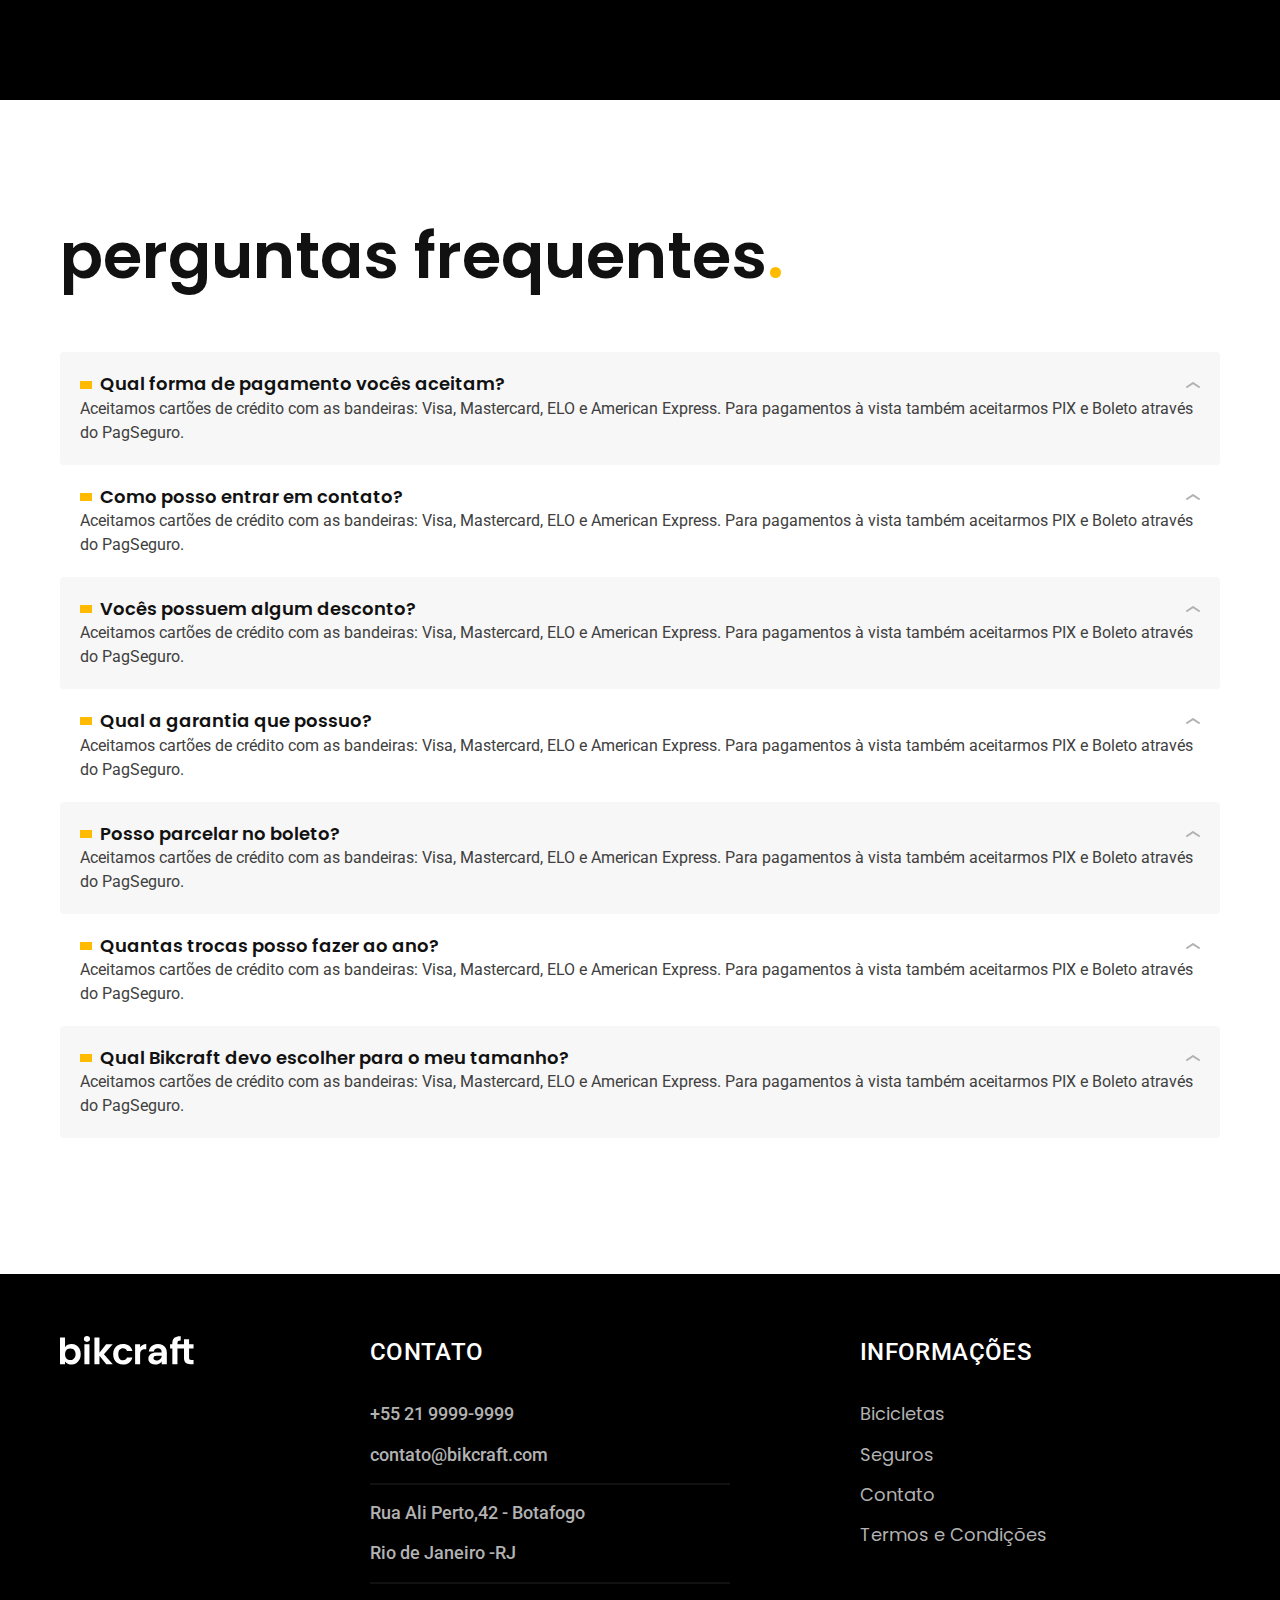
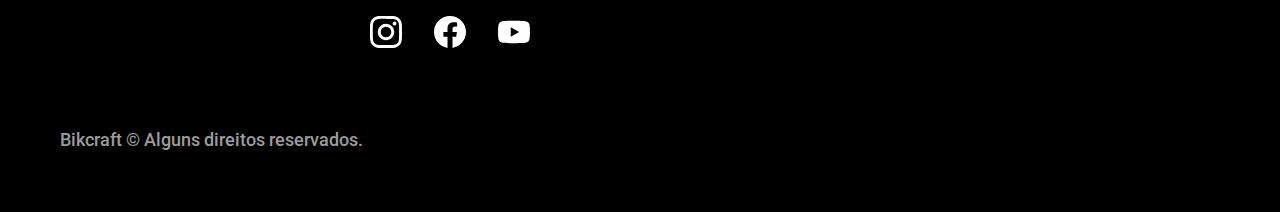
<file: seguros.html>
<!DOCTYPE html>
<html lang="pt-br">

<head>
  <meta charset="UTF-8">
  <meta name="viewport" content="width=device-width, initial-scale=1.0">
  <title>Seguros | Bikcraft</title>
  <meta name="description" content="Seguros.">
  <link rel="preload" href="css/style.css" as="style">

  <link rel="stylesheet" href="css/style.css">

  <link rel="preconnect" href="https://fonts.googleapis.com">
  <link rel="preconnect" href="https://fonts.gstatic.com" crossorigin>
  <link href="https://fonts.googleapis.com/css2?family=Merriweather:ital,wght@0,300;1,900&family=Poppins:wght@100;400;600&family=Roboto:wght@400;500&display=swap" rel="stylesheet">

</head>

<body id="seguros">
  <header class="header-bg">
    <div class="header container">
      <a href="./">
        <img src="img/bikcraft.svg" alt="Bikcraft">
      </a>
      <nav aria-label="primaria">
        <ul class="header-menu font-1-m cor-0">
          <li><a href=" ./bicicletas.html">Bicicletas</a>
          <li><a href="./seguros.html">Seguros</a>
          <li><a href="./contato.html">Contato</a>
          </li>
        </ul>
      </nav>
    </div>
  </header>

  <main class="seguros-bg">
    <div class="titulo-bg">
      <div class="titulo container">
        <p class="font-2-l-b cor-5">escolha o seguro</p>
        <h1 class="font-1-xxl cor-0">você seguro<span class="cor-p1">.</span></h1>
      </div>
    </div>

    <div class="seguros container">
      <div class="seguros-item">
        <h3 class="font-1-xl cor-6">PRATA</h3>
        <span class="font-1-xl cor-0">R$ 199 <span class="font-1-xs cor-6">mensal</span></span>
        <ul class="font-2-m cor-0">
          <li>Duas trocas por ano</li>
          <li>Assistência técnica</li>
          <li>Suporte 08h às 18h</li>
          <li>Cobertura estadual</li>
        </ul>
        <a class="botao secundario" href="./orcamento.html">Inscreva-se</a>
      </div>
      <div class="seguros-item">
        <h3 class="font-1-xl cor-p1">OURO</h3>
        <span class="font-1-xl cor-0">R$ 299 <span class="font-1-xs cor-6">mensal</span></span>
        <ul class="font-2-m cor-0">
          <li>Cinco trocas por ano</li>
          <li>Assistência especial</li>
          <li>Suporte 24h</li>
          <li>Cobertura nacional</li>
          <li>Desconto em parceiros</li>
          <li>Acesso ao Clube Bikcraft</li>
        </ul>
        <a class="botao" href="./orcamento.html">Inscreva-se</a>
      </div>
    </div>


  </main>

  <article class="vantagens-bg">
    <div class="vantagens container">
      <h2 class="font-1-xxl cor-0">nossas vantagens<span class="cor-p1">.</span></h2>
      <ul>
        <li>
          <img src="./img/icones/eletrica.svg" alt="">
          <h3 class="font-2-l cor-0">Reparo Elétrico</h3>
          <p class="font-2-s cor-5">Garantimos o reparo completo do seu motor em caso de falhas. Sabemos que falhas são raras, mas estamos aqui para caso ocorra.</p>
        </li>
        <li>
          <img src="./img/icones/carbono.svg" alt="">
          <h3 class="font-2-l cor-0">Carbono</h3>
          <p class="font-2-s cor-6">Nossos quadros são feitos para durar para sempre. Mas caso algo ocorra, ficamos felizes em reparar.</p>
        </li>
        <li>
          <img src="./img/icones/sustentavel.svg" alt="">
          <h3 class="font-2-l cor-0">Sustentável</h3>
          <p class="font-2-s cor-6">Trabalhamos com a filosofia de desperdício zero. Qualquer parte defeituosa é reciclada e reutilizada em outro projeto.</p>
        </li>
        <li>
          <img src="./img/icones/rastreador.svg" alt="">
          <h3 class="font-2-l cor-0">Recuperação</h3>
          <p class="font-2-s cor-6">A sua Bikcraft ficará pronta para uso no mesmo dia, caso você traga ela para ser reparada em uma das filiais.</p>
        </li>
        <li>
          <img src="./img/icones/seguro.svg" alt="">
          <h3 class="font-2-l cor-0">Segurança</h3>
          <p class="font-2-s cor-6">A sua Bikcraft ficará pronta para uso no mesmo dia, caso você traga ela para ser reparada em uma das filiais.</p>
        </li>
        <li>
          <img src="./img/icones/velocidade.svg" alt="">
          <h3 class="font-2-l cor-0">Rapidez</h3>
          <p class="font-2-s cor-6">A sua Bikcraft ficará pronta para uso no mesmo dia, caso você traga ela para ser reparada em uma das filiais.</p>
        </li>

      </ul>
    </div>
  </article>

  <article class="perguntas container">
    <h2 class="font-1-xxl">perguntas frequentes<span class="cor-p1">.</span></h2>

    <dl>
      <div>
        <dt class="font-1-m-b">Qual forma de pagamento vocês aceitam?</dt>
        <dl class="font-2-s cor-9">Aceitamos cartões de crédito com as bandeiras: Visa, Mastercard, ELO e American Express. Para pagamentos à vista também aceitarmos PIX e Boleto através do PagSeguro.</dl>
      </div>
      <div>
        <dt class="font-1-m-b">Como posso entrar em contato?</dt>
        <dl class="font-2-s cor-9">Aceitamos cartões de crédito com as bandeiras: Visa, Mastercard, ELO e American Express. Para pagamentos à vista também aceitarmos PIX e Boleto através do PagSeguro.</dl>
      </div>
      <div>
        <dt class="font-1-m-b">Vocês possuem algum desconto?</dt>
        <dl class="font-2-s cor-9">Aceitamos cartões de crédito com as bandeiras: Visa, Mastercard, ELO e American Express. Para pagamentos à vista também aceitarmos PIX e Boleto através do PagSeguro.</dl>
      </div>
      <div>
        <dt class="font-1-m-b">Qual a garantia que possuo?</dt>
        <dl class="font-2-s cor-9">Aceitamos cartões de crédito com as bandeiras: Visa, Mastercard, ELO e American Express. Para pagamentos à vista também aceitarmos PIX e Boleto através do PagSeguro.</dl>
      </div>
      <div>
        <dt class="font-1-m-b">Posso parcelar no boleto?</dt>
        <dl class="font-2-s cor-9">Aceitamos cartões de crédito com as bandeiras: Visa, Mastercard, ELO e American Express. Para pagamentos à vista também aceitarmos PIX e Boleto através do PagSeguro.</dl>
      </div>
      <div>
        <dt class="font-1-m-b">Quantas trocas posso fazer ao ano?</dt>
        <dl class="font-2-s cor-9">Aceitamos cartões de crédito com as bandeiras: Visa, Mastercard, ELO e American Express. Para pagamentos à vista também aceitarmos PIX e Boleto através do PagSeguro.</dl>
      </div>
      <div>
        <dt class="font-1-m-b">Qual Bikcraft devo escolher para o meu tamanho?</dt>
        <dl class="font-2-s cor-9">Aceitamos cartões de crédito com as bandeiras: Visa, Mastercard, ELO e American Express. Para pagamentos à vista também aceitarmos PIX e Boleto através do PagSeguro.</dl>
      </div>
  </article>

  <footer class="footer-bg">
    <div class="footer container">
      <img src="./img/bikcraft.svg" alt="Bikcraft">
      <div class="footer-contato">
        <h3 class="font-2-l-b cor-0">Contato</h3>
        <ul class="font-2-m cor-5">
          <li>+55 21 9999-9999</li>
          <li>contato@bikcraft.com</li>
          <li>Rua Ali Perto,42 - Botafogo</li>
          <li>Rio de Janeiro -RJ</li>
        </ul>
        <div class="footer-redes">
          <a href="./"><img src="./img/redes/instagram.svg" alt="Instagram" width="32" height="32"></a>
          <a href="./"><img src="./img/redes/facebook.svg" alt="Facebook" width="32" height="32"></a>
          <a href="./"><img src="./img/redes/youtube.svg" alt="Youtube" width="32" height="32"></a>
        </div>
      </div>
      <div class="footer-informacoes">
        <h3 class="font-2-l-b cor-0">Informações</h3>
        <nav>
          <ul class="font-1-m cor-5">
            <li><a href="./bicicletas.html">Bicicletas</a></li>
            <li><a href="./seguros.html">Seguros</a></li>
            <li><a href="./contato.html">Contato</a></li>
            <li><a href="./termos.html">Termos e Condições</a></li>
          </ul>
        </nav>
      </div>
      <p class="font-2-m cor-6 footer-copy">Bikcraft © Alguns direitos reservados.</p>
    </div>
    </div>
  </footer>
</body>

</html>
</file>
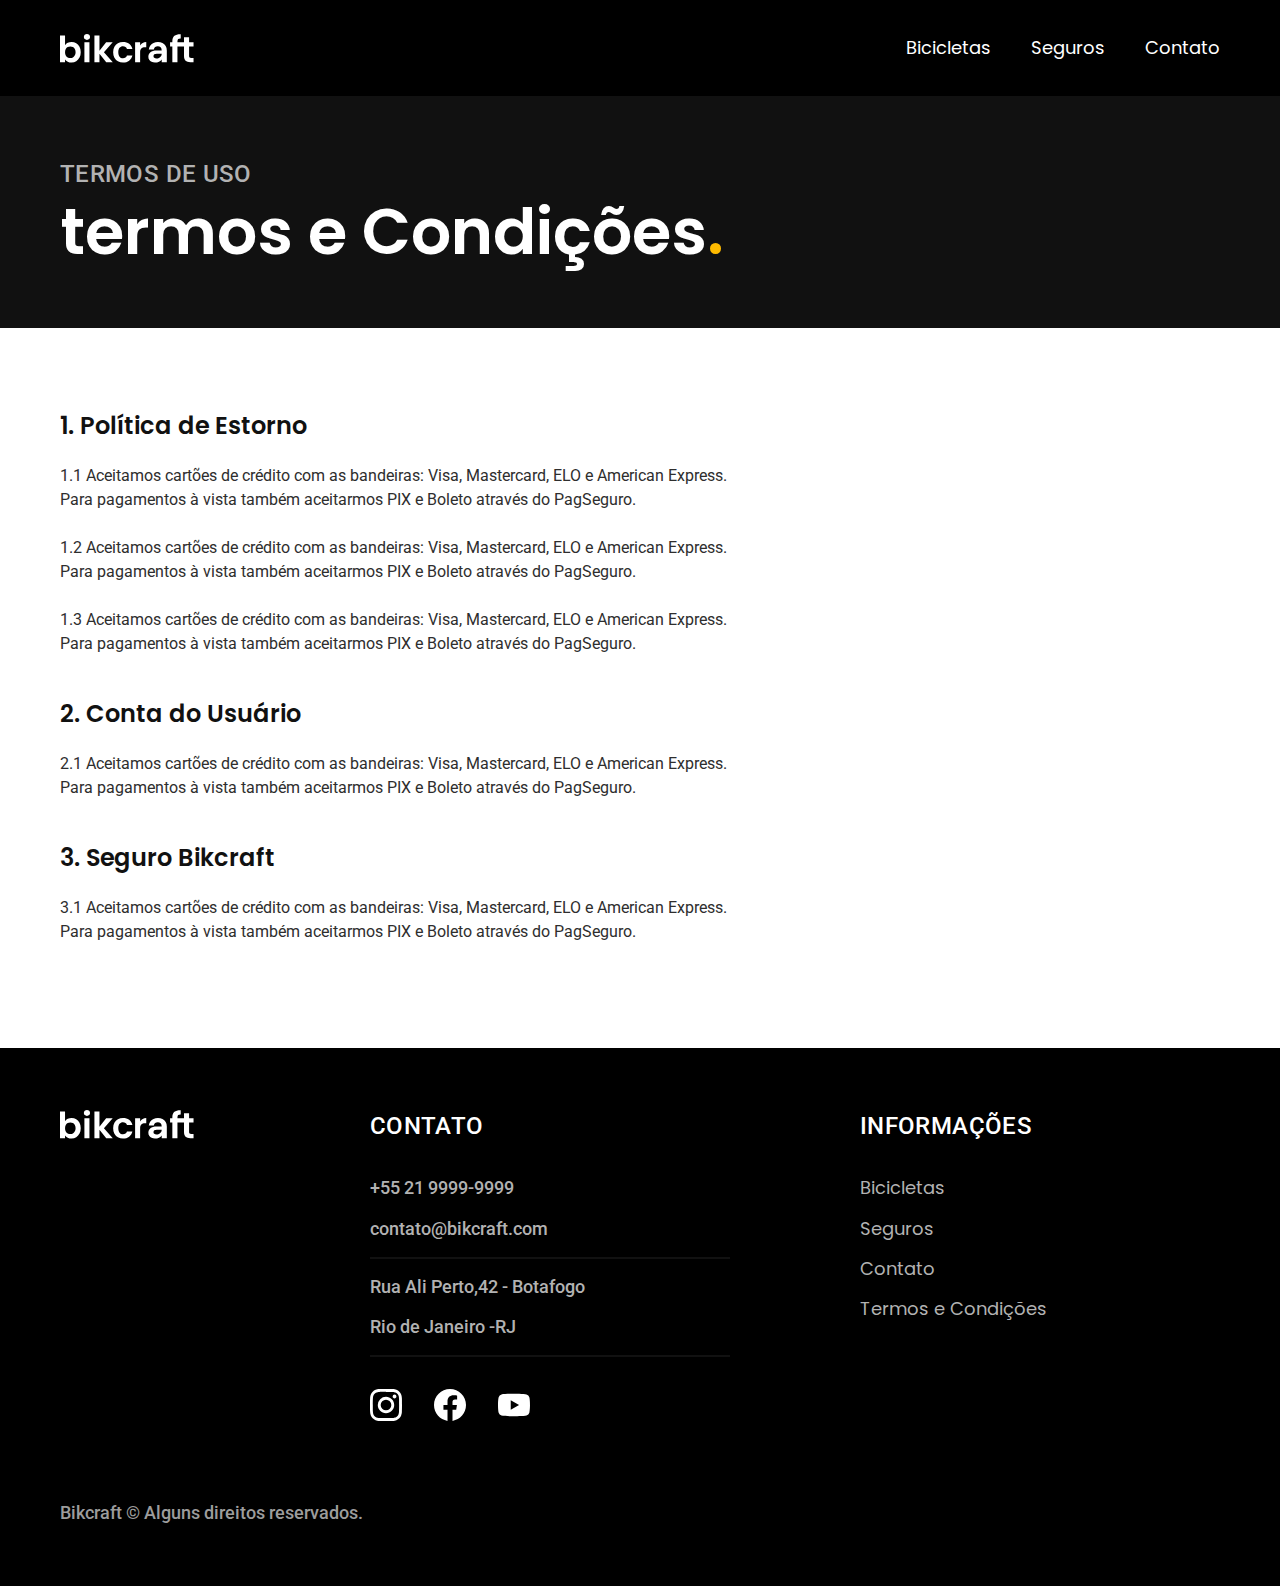
<file: termos.html>
<!DOCTYPE html>
<html lang="pt-br">

<head>
  <meta charset="UTF-8">
  <meta name="viewport" content="width=device-width, initial-scale=1.0">
  <title>Termos e Condições | Bikcraft</title>
  <meta name="description" content="Termos e Condições.">
  <link rel="preload" href="css/style.css" as="style">

  <link rel="stylesheet" href="css/style.css">

  <link rel="preconnect" href="https://fonts.googleapis.com">
  <link rel="preconnect" href="https://fonts.gstatic.com" crossorigin>
  <link href="https://fonts.googleapis.com/css2?family=Merriweather:ital,wght@0,300;1,900&family=Poppins:wght@100;400;600&family=Roboto:wght@400;500&display=swap" rel="stylesheet">

</head>

<body id="termos">
  <header class="header-bg">
    <div class="header container">
      <a href="./">
        <img src="./img/bikcraft.svg" alt="Bikcraft">
      </a>
      <nav aria-label="primaria">
        <ul class="header-menu font-1-m cor-0">
          <li><a href=" ./bicicletas.html">Bicicletas</a>
          <li><a href="./seguros.html">Seguros</a>
          <li><a href="./contato.html">Contato</a>
          </li>
        </ul>
      </nav>
    </div>
  </header>

  <main>
    <div class="titulo-bg">
      <div class="titulo container">
        <p class="font-2-l-b cor-5">Termos de Uso</p>
        <h1 class="font-1-xxl cor-0">termos e Condições<span class="cor-p1">.</span></h1>
      </div>
    </div>

    <div class="termos font-2-s cor-10 container">
      <h2 class="font-1-l cor-11">1. Política de Estorno</h2>
      <p>1.1 Aceitamos cartões de crédito com as bandeiras: Visa, Mastercard, ELO e American Express. Para pagamentos à vista também aceitarmos PIX e Boleto através do PagSeguro.
      </p>
      <p>1.2 Aceitamos cartões de crédito com as bandeiras: Visa, Mastercard, ELO e American Express. Para pagamentos à vista também aceitarmos PIX e Boleto através do PagSeguro.
      </p>
      <p>1.3 Aceitamos cartões de crédito com as bandeiras: Visa, Mastercard, ELO e American Express. Para pagamentos à vista também aceitarmos PIX e Boleto através do PagSeguro.
      </p>
      <h2 class="font-1-l cor-11">2. Conta do Usuário</h2>
      <p>2.1 Aceitamos cartões de crédito com as bandeiras: Visa, Mastercard, ELO e American Express. Para pagamentos à vista também aceitarmos PIX e Boleto através do PagSeguro.
      </p>

      <h2 class="font-1-l cor-11">3. Seguro Bikcraft</h2>
      <p>3.1 Aceitamos cartões de crédito com as bandeiras: Visa, Mastercard, ELO e American Express. Para pagamentos à vista também aceitarmos PIX e Boleto através do PagSeguro.
      </p>
    </div>
  </main>

  <footer class="footer-bg">
    <div class="footer container">
      <img src="./img/bikcraft.svg" alt="Bikcraft">
      <div class="footer-contato">
        <h3 class="font-2-l-b cor-0">Contato</h3>
        <ul class="font-2-m cor-5">
          <li>+55 21 9999-9999</li>
          <li>contato@bikcraft.com</li>
          <li>Rua Ali Perto,42 - Botafogo</li>
          <li>Rio de Janeiro -RJ</li>
        </ul>
        <div class="footer-redes">
          <a href="./"><img src="./img/redes/instagram.svg" alt="Instagram" width="32" height="32"></a>
          <a href="./"><img src="./img/redes/facebook.svg" alt="Facebook" width="32" height="32"></a>
          <a href="./"><img src="./img/redes/youtube.svg" alt="Youtube" width="32" height="32"></a>
        </div>
      </div>
      <div class="footer-informacoes">
        <h3 class="font-2-l-b cor-0">Informações</h3>
        <nav>
          <ul class="font-1-m cor-5">
            <li><a href="./bicicletas.html">Bicicletas</a></li>
            <li><a href="./seguros.html">Seguros</a></li>
            <li><a href="./contato.html">Contato</a></li>
            <li><a href="./termos.html">Termos e Condições</a></li>
          </ul>
        </nav>
      </div>
      <p class="font-2-m cor-6 footer-copy">Bikcraft © Alguns direitos reservados.</p>
    </div>
    </div>
  </footer>
</body>

</html>
</file>
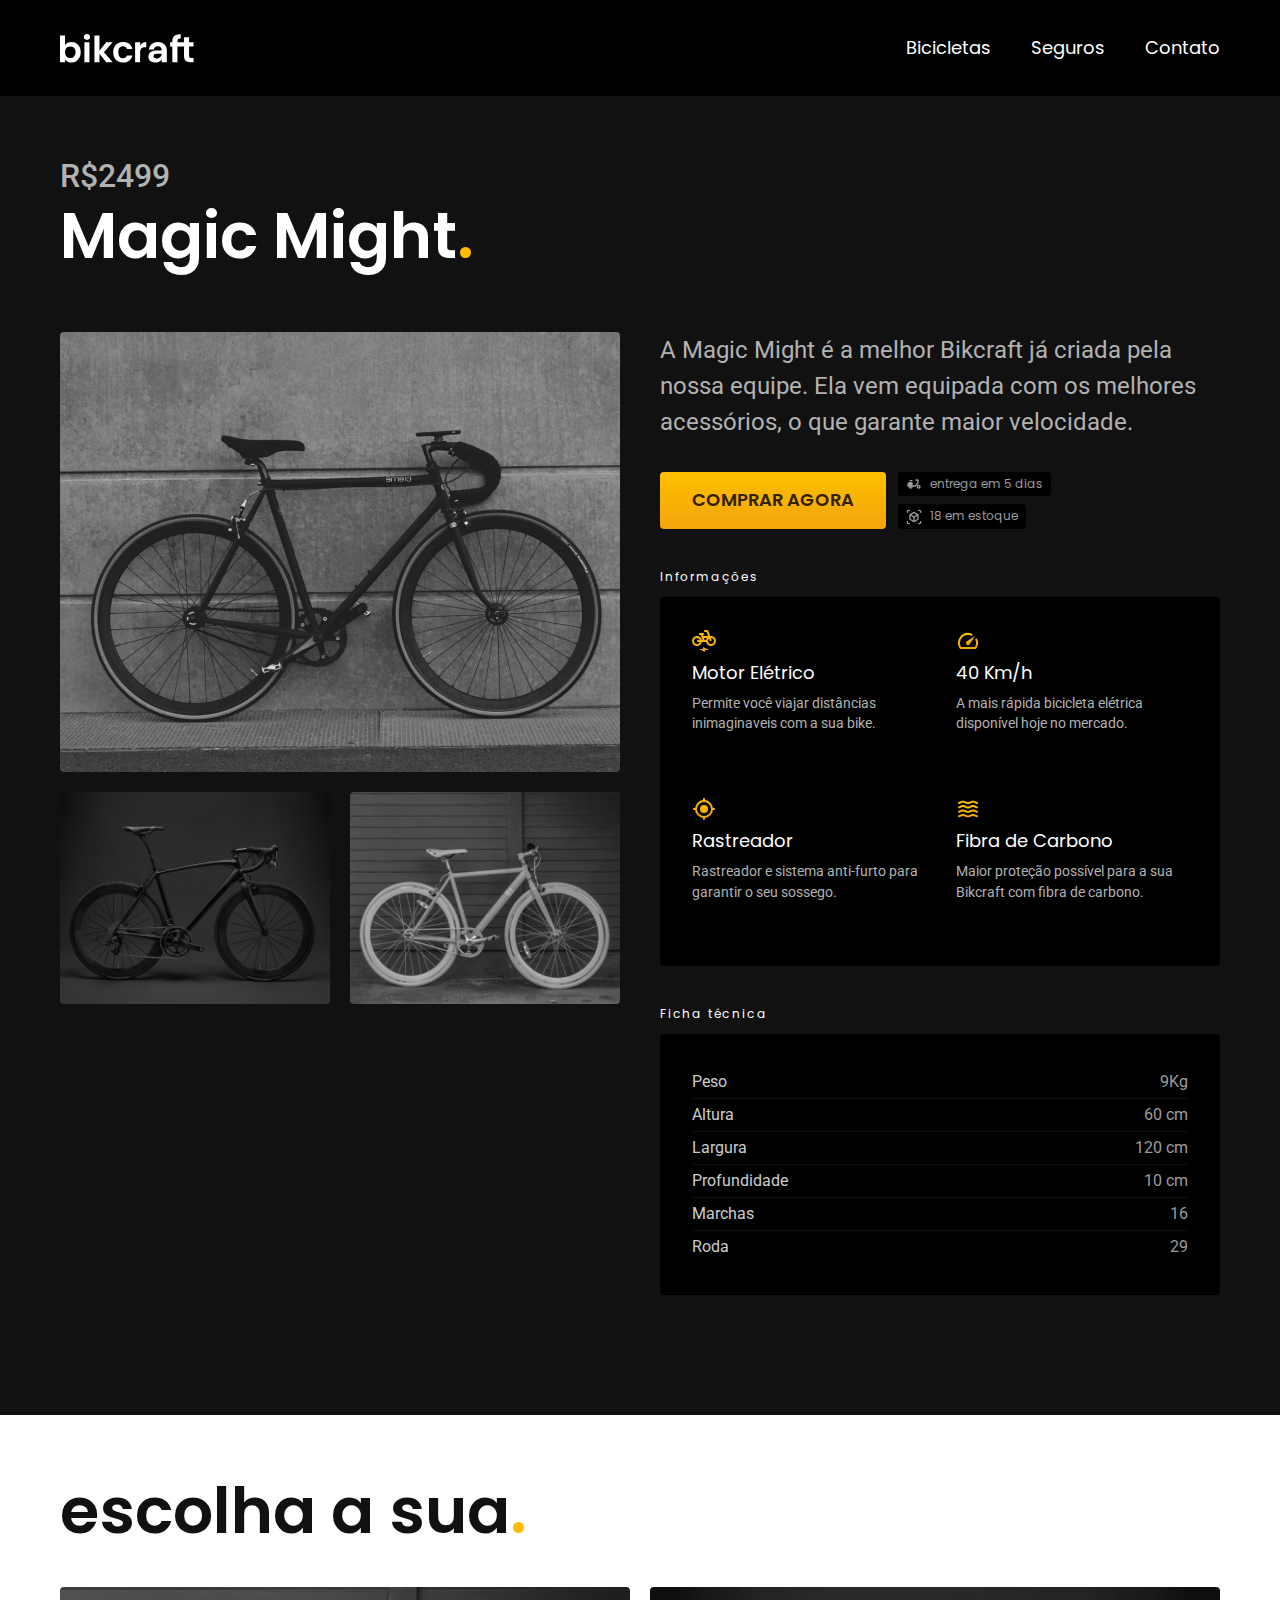
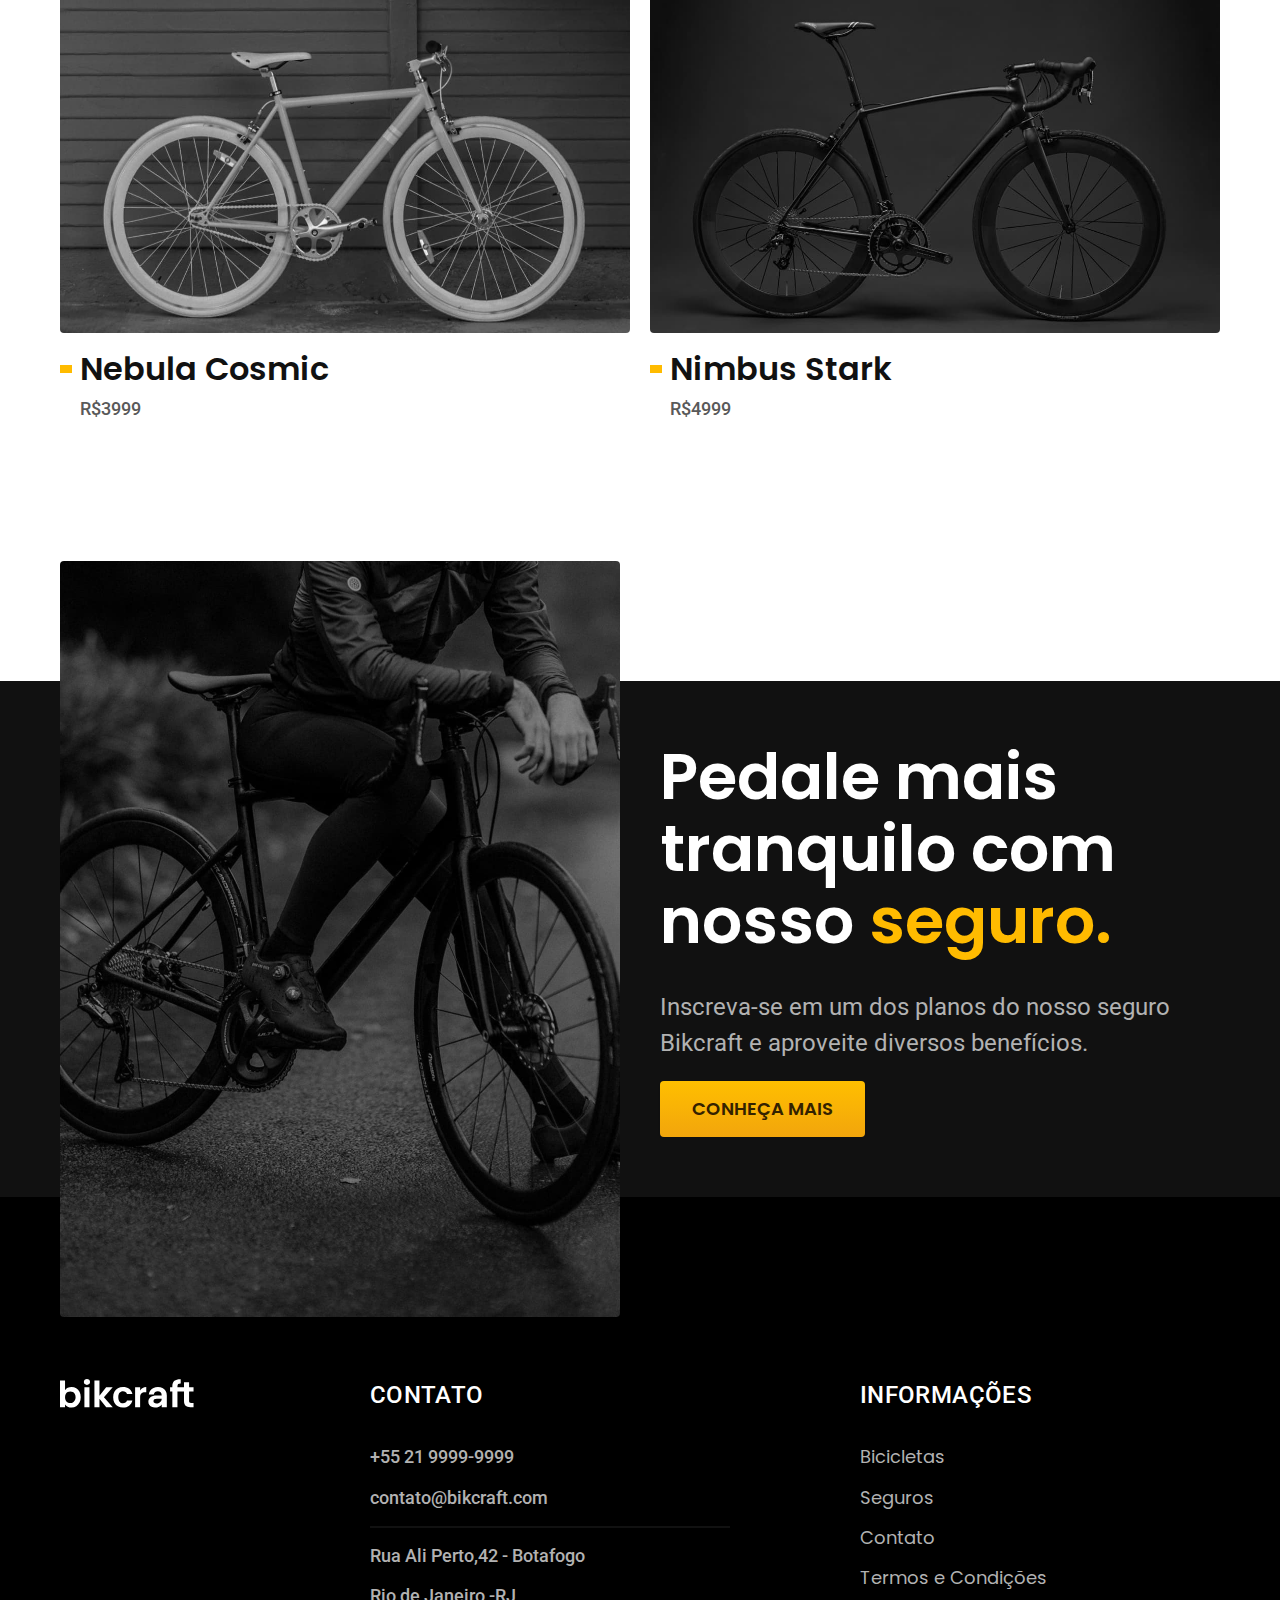
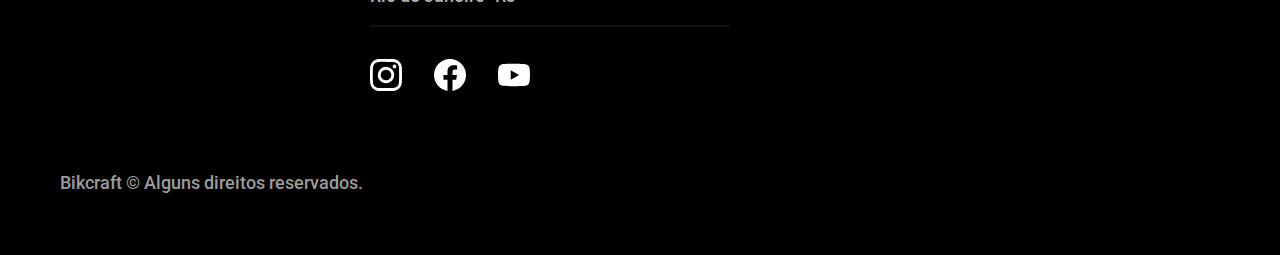
<file: bicicletas/magic.html>
<!DOCTYPE html>
<html lang="pt-br">

<head>
  <meta charset="UTF-8">
  <meta name="viewport" content="width=device-width, initial-scale=1.0">
  <title>Magic | Bikcraft</title>
  <meta name="description" content="Magic.">
  <link rel="stylesheet" href="../css/style.css">

  <link rel="preconnect" href="https://fonts.googleapis.com">
  <link rel="preconnect" href="https://fonts.gstatic.com" crossorigin>
  <link href="https://fonts.googleapis.com/css2?family=Merriweather:ital,wght@0,300;1,900&family=Poppins:wght@100;400;600&family=Roboto:wght@400;500&display=swap" rel="stylesheet">

</head>

<body id="bicicleta">
  <header class="header-bg">
    <div class="header container">
      <a href="../">
        <img src="../img/bikcraft.svg" alt="Bikcraft">
      </a>
      <nav aria-label="primaria">
        <ul class="header-menu font-1-m cor-0">
          <li><a href=" ../bicicletas.html">Bicicletas</a>
          <li><a href="../seguros.html">Seguros</a>
          <li><a href="../contato.html">Contato</a>
          </li>
        </ul>
      </nav>
    </div>
  </header>

  <main class="titulo-bg">
    <div>
      <div class="titulo container">
        <p class="font-2-xl cor-5">R$2499</p>
        <h1 class="font-1-xxl cor-0">Magic Might<span class="cor-p1">.</span></h1>
      </div>
    </div>
    <div class="bicicleta container">
      <div class="bicicleta-imagens">
        <img src="../img/bicicleta/nimbus2.jpg" alt="">
        <img src="../img/bicicleta/nimbus1.jpg" alt="">
        <img src="../img/bicicleta/nimbus3.jpg" alt="">
      </div>
      <div class="bicicleta-conteudo">
        <p class="font-2-l cor-5">A Magic Might é a melhor Bikcraft já criada pela nossa equipe. Ela vem equipada com os melhores acessórios, o que garante maior velocidade.</p>
        <div class="bicicleta-comprar">
          <a class="botao" href="../orcamento.html">Comprar Agora</a>
          <span class="font-1-xs cor-6"><img src="../img/icones/entrega.svg" alt="">entrega em 5 dias</span>
          <span class="font-1-xs cor-6"><img src="../img/icones/estoque.svg" alt="">18 em estoque</span>
        </div>

        <h2 class="font-1-xs cor-0">Informações</h2>
        <ul class="bicicleta-informacoes">
          <li>
            <img src="../img/icones/eletrica.svg" alt="">
            <h3 class="font-1-m cor-0">Motor Elétrico</h3>
            <p class="font-2-xs cor-5">Permite você viajar distâncias inimaginaveis com a sua bike.</p>
          </li>
          <li>
            <img src="../img/icones/velocidade.svg" alt="">
            <h3 class="font-1-m cor-0">40 Km/h</h3>
            <p class="font-2-xs cor-5">A mais rápida bicicleta elétrica disponível hoje no mercado.</p>
          </li>
          <li>
            <img src="../img/icones/rastreador.svg" alt="">
            <h3 class="font-1-m cor-0">Rastreador</h3>
            <p class="font-2-xs cor-5">Rastreador e sistema anti-furto para garantir o seu sossego.</p>
          </li>
          <li>
            <img src="../img/icones/carbono.svg" alt="">
            <h3 class="font-1-m cor-0">Fibra de Carbono</h3>
            <p class="font-2-xs cor-5">Maior proteção possível para a sua Bikcraft com fibra de carbono.</p>
          </li>
        </ul>
        <h2 class="font-1-xs cor-0">Ficha técnica</h2>
        <ul class="bicicleta-ficha font-2-s cor-4">
          <li>Peso<span>9Kg</span></li>
          <li>Altura<span>60 cm</span></li>
          <li>Largura<span>120 cm</span></li>
          <li>Profundidade<span>10 cm</span></li>
          <li>Marchas<span>16</span></li>
          <li>Roda<span>29</span></li>
        </ul>
      </div>
    </div>
  </main>

  <article class="bicicleta-lista container">
    <h2 class="font-1-xxl">escolha a sua<span class="cor-p1">.</span></h2>

    <ul>
      <li>
        <a href="./nebula.html">
          <img src="../img/bicicletas/nebula.jpg" alt="Nebula Cosmic">
          <h3 class="font-1-xl">Nebula Cosmic</h3>
          <span class="font-2-m cor-8">R$3999</span>
        </a>
      </li>
      <li>
        <a href="./nimbus.html">
          <img src="../img/bicicletas/nimbus.jpg" alt="Nimbus Stark">
          <h3 class="font-1-xl">Nimbus Stark</h3>
          <span class="font-2-m cor-8">R$4999</span>
        </a>
      </li>
      </div>
    </ul>
  </article>

  <article class="seguro-bg">
    <div class="seguro container">
      <div class="seguro-imagem">
        <img src="../img/fotos/seguros.jpg" alt="Pessoa parada em cima de uma bicicleta.">
      </div>
      <div class="seguro-conteudo">
        <h2 class="font-1-xxl cor-0">Pedale mais tranquilo com nosso <span class="cor-p1">seguro.</span></h2>
        <p class="font-2-l cor-5">Inscreva-se em um dos planos do nosso seguro Bikcraft e aproveite diversos benefícios.</p>
        <a class="botao" href="../seguros.html">Conheça Mais</a>
      </div>
    </div>
  </article>

  <footer class="footer-bg">
    <div class="footer container">
      <img src="../img/bikcraft.svg" alt="Bikcraft">
      <div class="footer-contato">
        <h3 class="font-2-l-b cor-0">Contato</h3>
        <ul class="font-2-m cor-5">
          <li>+55 21 9999-9999</li>
          <li>contato@bikcraft.com</li>
          <li>Rua Ali Perto,42 - Botafogo</li>
          <li>Rio de Janeiro -RJ</li>
        </ul>
        <div class="footer-redes">
          <a href="../"><img src="../img/redes/instagram.svg" alt="Instagram" width="32" height="32"></a>
          <a href="../"><img src="../img/redes/facebook.svg" alt="Facebook" width="32" height="32"></a>
          <a href="../"><img src="../img/redes/youtube.svg" alt="Youtube" width="32" height="32"></a>
        </div>
      </div>
      <div class="footer-informacoes">
        <h3 class="font-2-l-b cor-0">Informações</h3>
        <nav>
          <ul class="font-1-m cor-5">
            <li><a href="../bicicletas.html">Bicicletas</a></li>
            <li><a href="../seguros.html">Seguros</a></li>
            <li><a href="../contato.html">Contato</a></li>
            <li><a href="../termos.html">Termos e Condições</a></li>
          </ul>
        </nav>
      </div>
      <p class="font-2-m cor-6 footer-copy">Bikcraft © Alguns direitos reservados.</p>
    </div>
    </div>
  </footer>
</body>

</html>
</file>
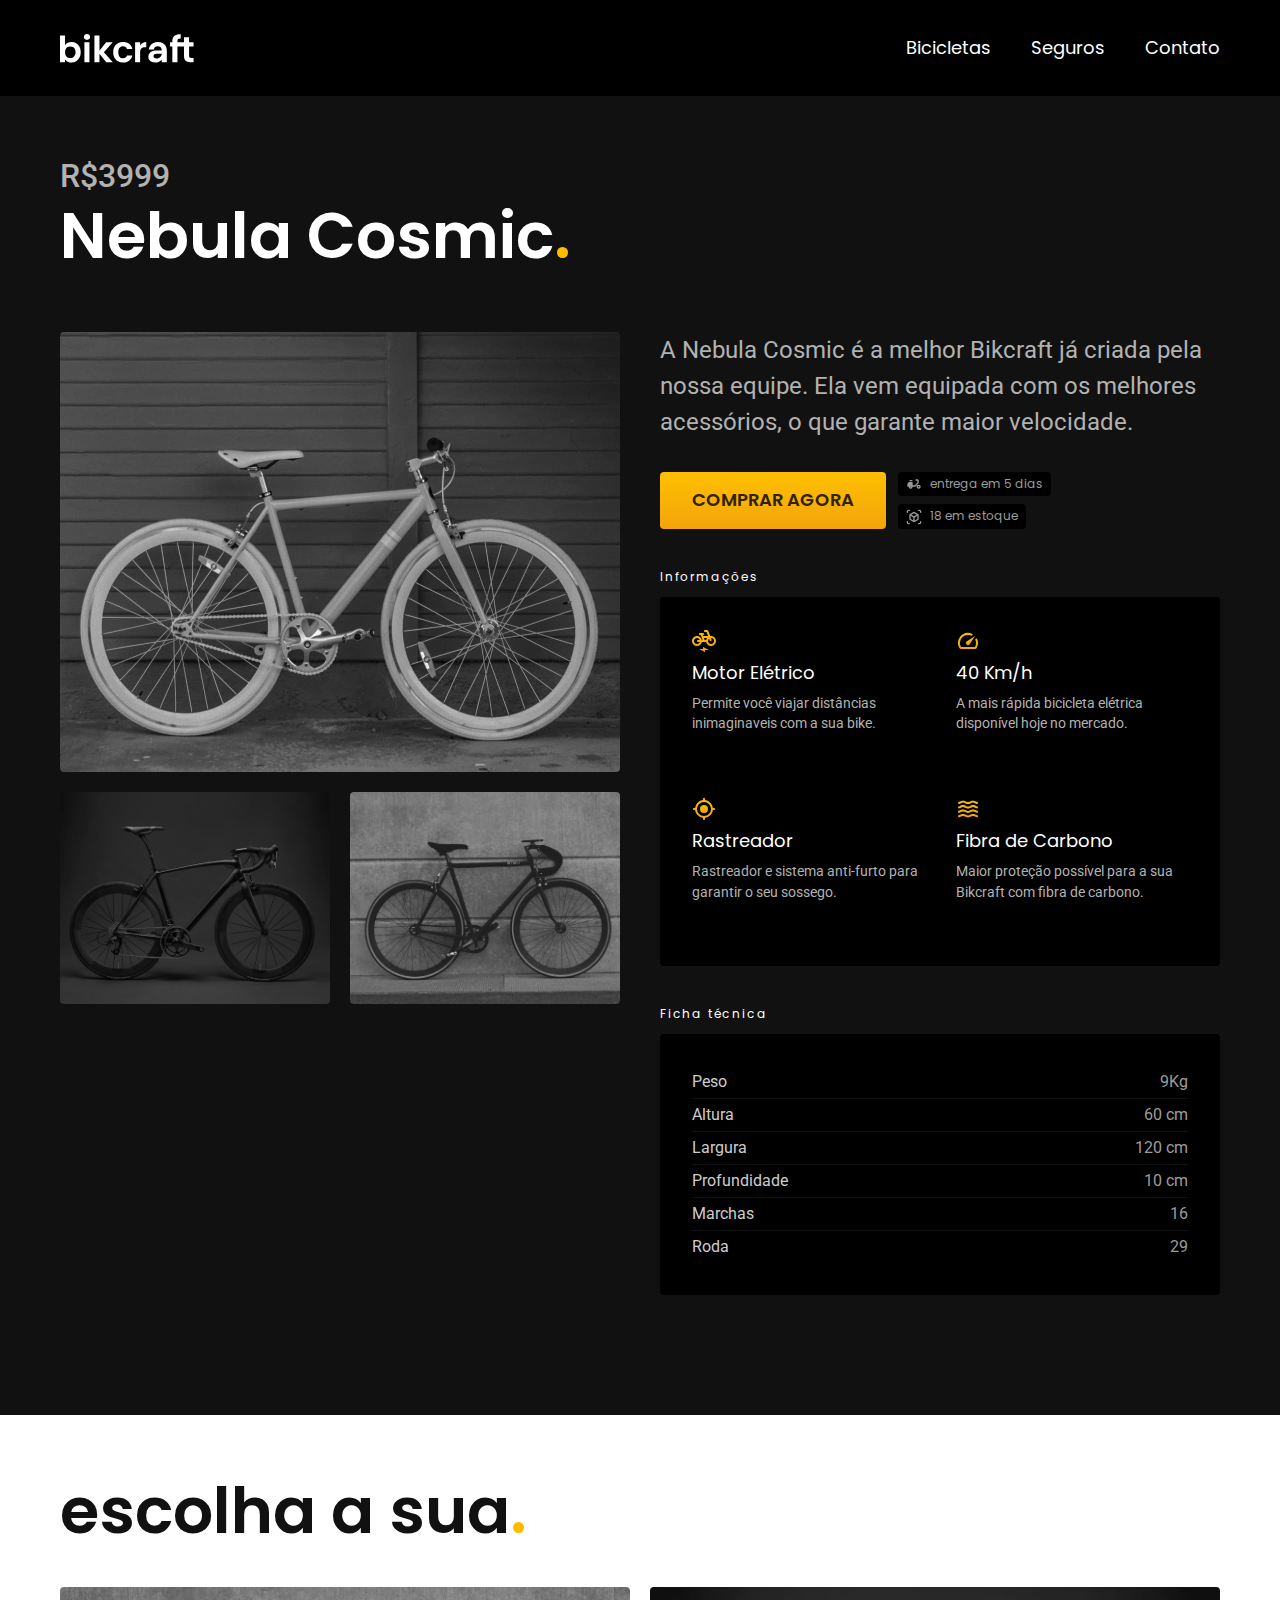
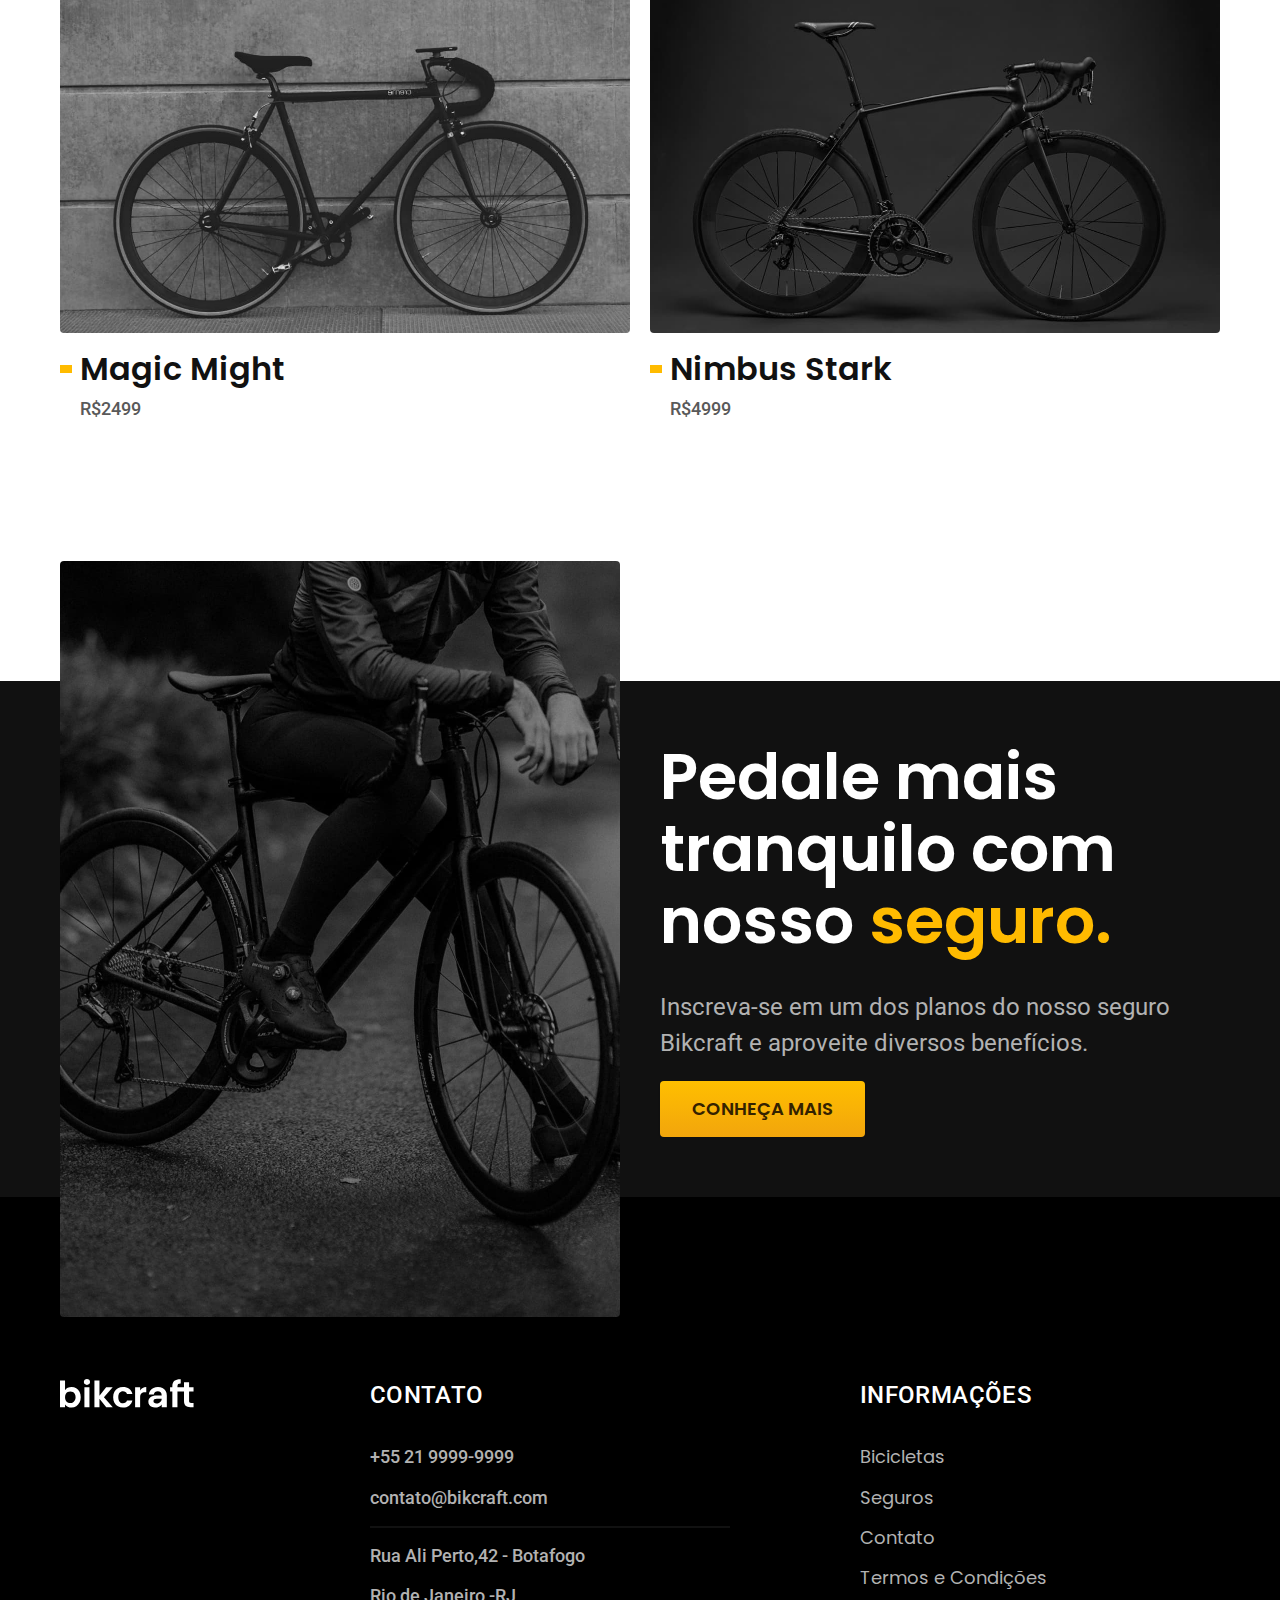
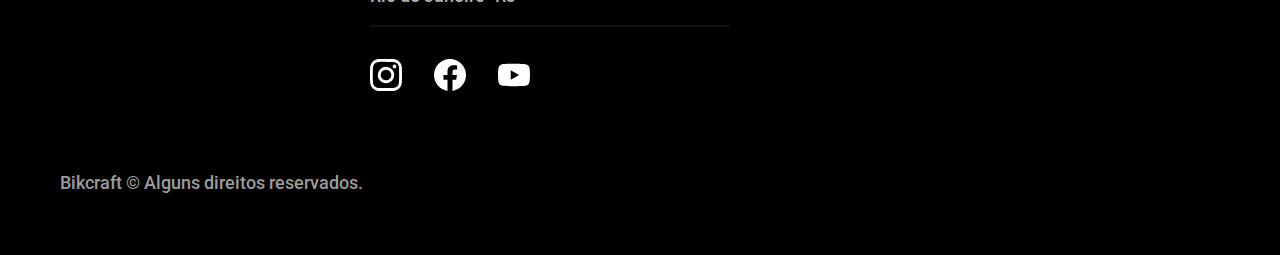
<file: bicicletas/nebula.html>
<!DOCTYPE html>
<html lang="pt-br">

<head>
  <meta charset="UTF-8">
  <meta name="viewport" content="width=device-width, initial-scale=1.0">
  <title>Nebula | Bikcraft</title>
  <meta name="description" content="Nebula.">
  <link rel="stylesheet" href="../css/style.css">

  <link rel="preconnect" href="https://fonts.googleapis.com">
  <link rel="preconnect" href="https://fonts.gstatic.com" crossorigin>
  <link href="https://fonts.googleapis.com/css2?family=Merriweather:ital,wght@0,300;1,900&family=Poppins:wght@100;400;600&family=Roboto:wght@400;500&display=swap" rel="stylesheet">

</head>

<body id="bicicleta">
  <header class="header-bg">
    <div class="header container">
      <a href="../">
        <img src="../img/bikcraft.svg" alt="Bikcraft">
      </a>
      <nav aria-label="primaria">
        <ul class="header-menu font-1-m cor-0">
          <li><a href=" ../bicicletas.html">Bicicletas</a>
          <li><a href="../seguros.html">Seguros</a>
          <li><a href="../contato.html">Contato</a>
          </li>
        </ul>
      </nav>
    </div>
  </header>

  <main class="titulo-bg">
    <div>
      <div class="titulo container">
        <p class="font-2-xl cor-5">R$3999</p>
        <h1 class="font-1-xxl cor-0">Nebula Cosmic<span class="cor-p1">.</span></h1>
      </div>
    </div>
    <div class="bicicleta container">
      <div class="bicicleta-imagens">
        <img src="../img/bicicleta/nimbus3.jpg" alt="">
        <img src="../img/bicicleta/nimbus1.jpg" alt="">
        <img src="../img/bicicleta/nimbus2.jpg" alt="">
      </div>
      <div class="bicicleta-conteudo">
        <p class="font-2-l cor-5">A Nebula Cosmic é a melhor Bikcraft já criada pela nossa equipe. Ela vem equipada com os melhores acessórios, o que garante maior velocidade.</p>
        <div class="bicicleta-comprar">
          <a class="botao" href="../orcamento.html">Comprar Agora</a>
          <span class="font-1-xs cor-6"><img src="../img/icones/entrega.svg" alt="">entrega em 5 dias</span>
          <span class="font-1-xs cor-6"><img src="../img/icones/estoque.svg" alt="">18 em estoque</span>
        </div>

        <h2 class="font-1-xs cor-0">Informações</h2>
        <ul class="bicicleta-informacoes">
          <li>
            <img src="../img/icones/eletrica.svg" alt="">
            <h3 class="font-1-m cor-0">Motor Elétrico</h3>
            <p class="font-2-xs cor-5">Permite você viajar distâncias inimaginaveis com a sua bike.</p>
          </li>
          <li>
            <img src="../img/icones/velocidade.svg" alt="">
            <h3 class="font-1-m cor-0">40 Km/h</h3>
            <p class="font-2-xs cor-5">A mais rápida bicicleta elétrica disponível hoje no mercado.</p>
          </li>
          <li>
            <img src="../img/icones/rastreador.svg" alt="">
            <h3 class="font-1-m cor-0">Rastreador</h3>
            <p class="font-2-xs cor-5">Rastreador e sistema anti-furto para garantir o seu sossego.</p>
          </li>
          <li>
            <img src="../img/icones/carbono.svg" alt="">
            <h3 class="font-1-m cor-0">Fibra de Carbono</h3>
            <p class="font-2-xs cor-5">Maior proteção possível para a sua Bikcraft com fibra de carbono.</p>
          </li>
        </ul>
        <h2 class="font-1-xs cor-0">Ficha técnica</h2>
        <ul class="bicicleta-ficha font-2-s cor-4">
          <li>Peso<span>9Kg</span></li>
          <li>Altura<span>60 cm</span></li>
          <li>Largura<span>120 cm</span></li>
          <li>Profundidade<span>10 cm</span></li>
          <li>Marchas<span>16</span></li>
          <li>Roda<span>29</span></li>
        </ul>
      </div>
    </div>
  </main>

  <article class="bicicleta-lista container">
    <h2 class="font-1-xxl">escolha a sua<span class="cor-p1">.</span></h2>

    <ul>
      <li>
        <a href="./magic.html">
          <img src="../img/bicicletas/magic.jpg" alt="Magic Might">
          <h3 class="font-1-xl">Magic Might</h3>
          <span class="font-2-m cor-8">R$2499</span>
        </a>
      </li>
      <li>
        <a href="./nimbus.html">
          <img src="../img/bicicletas/nimbus.jpg" alt="Nimbus Stark">
          <h3 class="font-1-xl">Nimbus Stark</h3>
          <span class="font-2-m cor-8">R$4999</span>
        </a>
      </li>
      </div>
    </ul>
  </article>

  <article class="seguro-bg">
    <div class="seguro container">
      <div class="seguro-imagem">
        <img src="../img/fotos/seguros.jpg" alt="Pessoa parada em cima de uma bicicleta.">
      </div>
      <div class="seguro-conteudo">
        <h2 class="font-1-xxl cor-0">Pedale mais tranquilo com nosso <span class="cor-p1">seguro.</span></h2>
        <p class="font-2-l cor-5">Inscreva-se em um dos planos do nosso seguro Bikcraft e aproveite diversos benefícios.</p>
        <a class="botao" href="../seguros.html">Conheça Mais</a>
      </div>
    </div>
  </article>

  <footer class="footer-bg">
    <div class="footer container">
      <img src="../img/bikcraft.svg" alt="Bikcraft">
      <div class="footer-contato">
        <h3 class="font-2-l-b cor-0">Contato</h3>
        <ul class="font-2-m cor-5">
          <li>+55 21 9999-9999</li>
          <li>contato@bikcraft.com</li>
          <li>Rua Ali Perto,42 - Botafogo</li>
          <li>Rio de Janeiro -RJ</li>
        </ul>
        <div class="footer-redes">
          <a href="../"><img src="../img/redes/instagram.svg" alt="Instagram" width="32" height="32"></a>
          <a href="../"><img src="../img/redes/facebook.svg" alt="Facebook" width="32" height="32"></a>
          <a href="../"><img src="../img/redes/youtube.svg" alt="Youtube" width="32" height="32"></a>
        </div>
      </div>
      <div class="footer-informacoes">
        <h3 class="font-2-l-b cor-0">Informações</h3>
        <nav>
          <ul class="font-1-m cor-5">
            <li><a href="../bicicletas.html">Bicicletas</a></li>
            <li><a href="../seguros.html">Seguros</a></li>
            <li><a href="../contato.html">Contato</a></li>
            <li><a href="../termos.html">Termos e Condições</a></li>
          </ul>
        </nav>
      </div>
      <p class="font-2-m cor-6 footer-copy">Bikcraft © Alguns direitos reservados.</p>
    </div>
    </div>
  </footer>
</body>

</html>
</file>
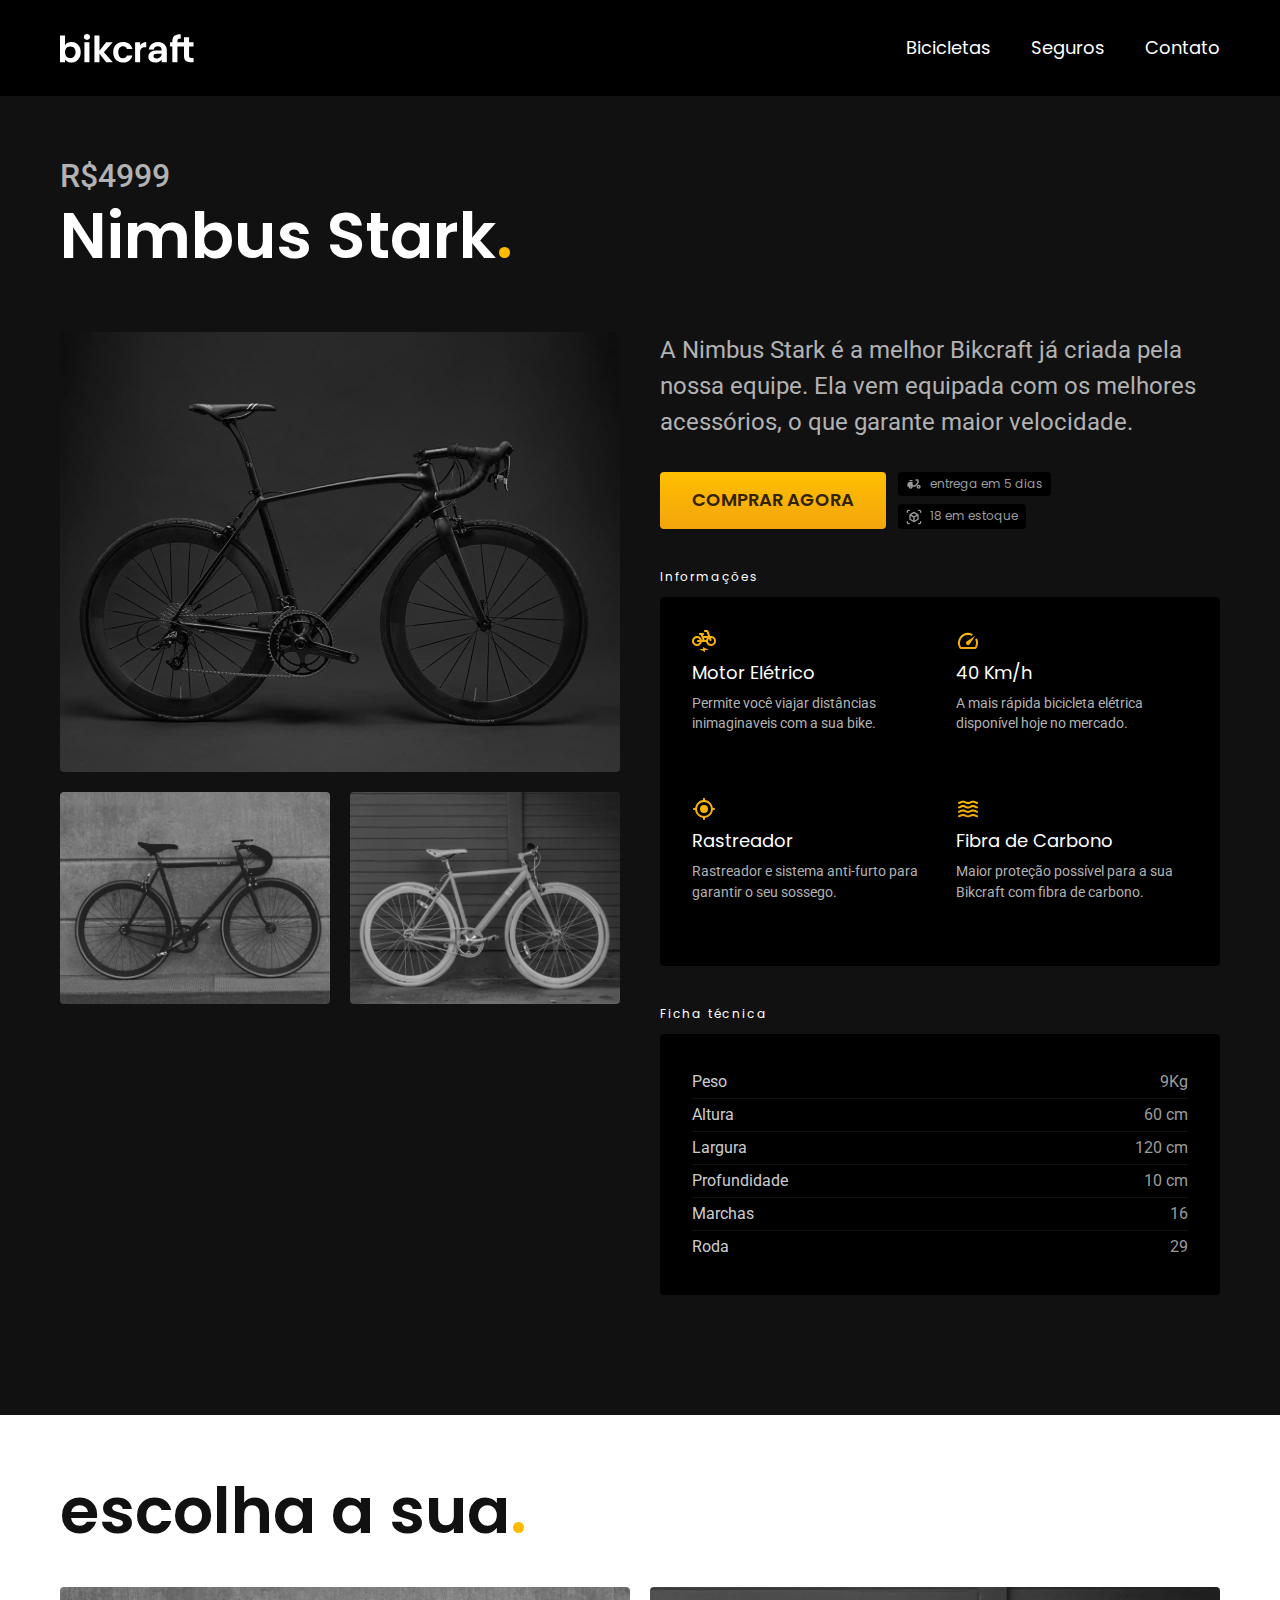
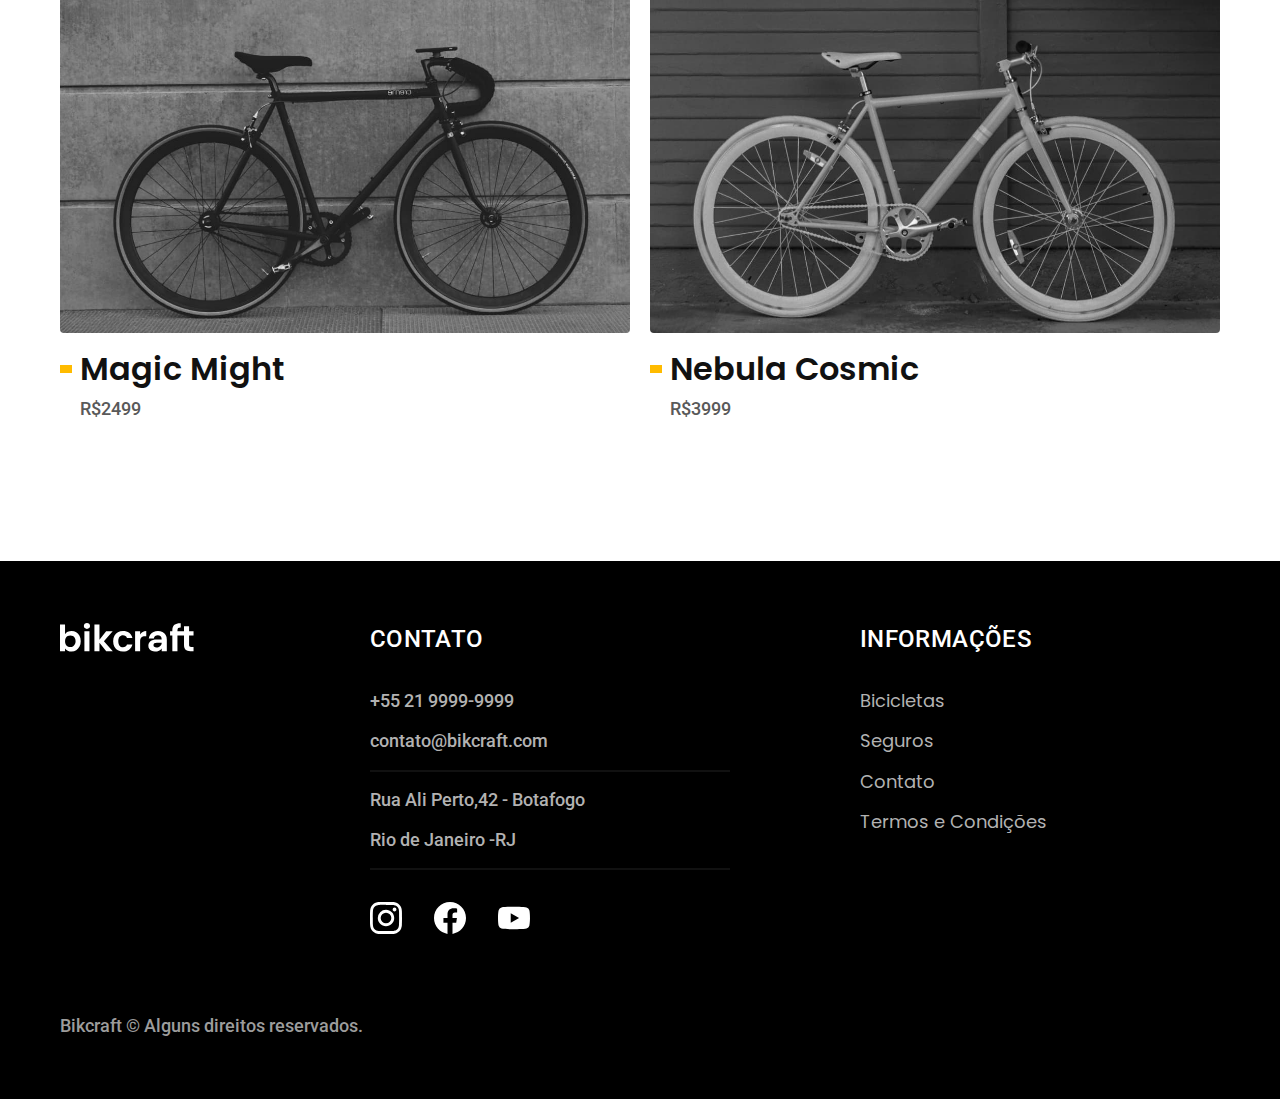
<file: bicicletas/nimbus.html>
<!DOCTYPE html>
<html lang="pt-br">

<head>
  <meta charset="UTF-8">
  <meta name="viewport" content="width=device-width, initial-scale=1.0">
  <title>Nimbus | Bikcraft</title>
  <meta name="description" content="Nimbus.">
  <link rel="stylesheet" href="../css/style.css">

  <link rel="preconnect" href="https://fonts.googleapis.com">
  <link rel="preconnect" href="https://fonts.gstatic.com" crossorigin>
  <link href="https://fonts.googleapis.com/css2?family=Merriweather:ital,wght@0,300;1,900&family=Poppins:wght@100;400;600&family=Roboto:wght@400;500&display=swap" rel="stylesheet">

</head>

<body id="bicicleta">
  <header class="header-bg">
    <div class="header container">
      <a href="../">
        <img src="../img/bikcraft.svg" alt="Bikcraft">
      </a>
      <nav aria-label="primaria">
        <ul class="header-menu font-1-m cor-0">
          <li><a href=" ../bicicletas.html">Bicicletas</a>
          <li><a href="../seguros.html">Seguros</a>
          <li><a href="../contato.html">Contato</a>
          </li>
        </ul>
      </nav>
    </div>
  </header>

  <main class="titulo-bg">
    <div>
      <div class="titulo container">
        <p class="font-2-xl cor-5">R$4999</p>
        <h1 class="font-1-xxl cor-0">Nimbus Stark<span class="cor-p1">.</span></h1>
      </div>
    </div>
    <div class="bicicleta container">
      <div class="bicicleta-imagens">
        <img src="../img/bicicleta/nimbus1.jpg" alt="">
        <img src="../img/bicicleta/nimbus2.jpg" alt="">
        <img src="../img/bicicleta/nimbus3.jpg" alt="">
      </div>
      <div class="bicicleta-conteudo">
        <p class="font-2-l cor-5">A Nimbus Stark é a melhor Bikcraft já criada pela nossa equipe. Ela vem equipada com os melhores acessórios, o que garante maior velocidade.</p>
        <div class="bicicleta-comprar">
          <a class="botao" href="../orcamento.html">Comprar Agora</a>
          <span class="font-1-xs cor-6"><img src="../img/icones/entrega.svg" alt="">entrega em 5 dias</span>
          <span class="font-1-xs cor-6"><img src="../img/icones/estoque.svg" alt="">18 em estoque</span>
        </div>

        <h2 class="font-1-xs cor-0">Informações</h2>
        <ul class="bicicleta-informacoes">
          <li>
            <img src="../img/icones/eletrica.svg" alt="">
            <h3 class="font-1-m cor-0">Motor Elétrico</h3>
            <p class="font-2-xs cor-5">Permite você viajar distâncias inimaginaveis com a sua bike.</p>
          </li>
          <li>
            <img src="../img/icones/velocidade.svg" alt="">
            <h3 class="font-1-m cor-0">40 Km/h</h3>
            <p class="font-2-xs cor-5">A mais rápida bicicleta elétrica disponível hoje no mercado.</p>
          </li>
          <li>
            <img src="../img/icones/rastreador.svg" alt="">
            <h3 class="font-1-m cor-0">Rastreador</h3>
            <p class="font-2-xs cor-5">Rastreador e sistema anti-furto para garantir o seu sossego.</p>
          </li>
          <li>
            <img src="../img/icones/carbono.svg" alt="">
            <h3 class="font-1-m cor-0">Fibra de Carbono</h3>
            <p class="font-2-xs cor-5">Maior proteção possível para a sua Bikcraft com fibra de carbono.</p>
          </li>
        </ul>
        <h2 class="font-1-xs cor-0">Ficha técnica</h2>
        <ul class="bicicleta-ficha font-2-s cor-4">
          <li>Peso<span>9Kg</span></li>
          <li>Altura<span>60 cm</span></li>
          <li>Largura<span>120 cm</span></li>
          <li>Profundidade<span>10 cm</span></li>
          <li>Marchas<span>16</span></li>
          <li>Roda<span>29</span></li>
        </ul>
      </div>
    </div>
  </main>

  <article class="bicicleta-lista container">
    <h2 class="font-1-xxl">escolha a sua<span class="cor-p1">.</span></h2>

    <ul>
      <li>
        <a href="./macic.html">
          <img src="../img/bicicletas/magic.jpg" alt="Magic Might">
          <h3 class="font-1-xl">Magic Might</h3>
          <span class="font-2-m cor-8">R$2499</span>
        </a>
      </li>
      <li>
        <a href=".nebula.html">
          <img src="../img/bicicletas/nebula.jpg" alt="Nebula Cosmic">
          <h3 class="font-1-xl">Nebula Cosmic</h3>
          <span class="font-2-m cor-8">R$3999</span>
        </a>
      </li>
      </div>
    </ul>
  </article>

  <footer class="footer-bg">
    <div class="footer container">
      <img src="../img/bikcraft.svg" alt="Bikcraft">
      <div class="footer-contato">
        <h3 class="font-2-l-b cor-0">Contato</h3>
        <ul class="font-2-m cor-5">
          <li>+55 21 9999-9999</li>
          <li>contato@bikcraft.com</li>
          <li>Rua Ali Perto,42 - Botafogo</li>
          <li>Rio de Janeiro -RJ</li>
        </ul>
        <div class="footer-redes">
          <a href="../"><img src="../img/redes/instagram.svg" alt="Instagram" width="32" height="32"></a>
          <a href="../"><img src="../img/redes/facebook.svg" alt="Facebook" width="32" height="32"></a>
          <a href="../"><img src="../img/redes/youtube.svg" alt="Youtube" width="32" height="32"></a>
        </div>
      </div>
      <div class="footer-informacoes">
        <h3 class="font-2-l-b cor-0">Informações</h3>
        <nav>
          <ul class="font-1-m cor-5">
            <li><a href="../bicicletas.html">Bicicletas</a></li>
            <li><a href="../seguros.html">Seguros</a></li>
            <li><a href="../contato.html">Contato</a></li>
            <li><a href="../termos.html">Termos e Condições</a></li>
          </ul>
        </nav>
      </div>
      <p class="font-2-m cor-6 footer-copy">Bikcraft © Alguns direitos reservados.</p>
    </div>
    </div>
  </footer>
</body>

</html>
</file>
<file: css/style.css>
/* Global */
@import "./global/global.css";

/* header */
@import "./global/header.css";

/*  Utilidades */
@import "./utilidades/componentes.css";
@import "./utilidades/formulario.css";
@import "./utilidades/tipografia.css";
@import "./utilidades/cores.css";

/* Home */
@import "./home/introducao.css";
@import "./home/bikes.css";
@import "./home/tecnologia.css";
@import "./home/parceiros.css";
@import "./home/depoimento.css";
@import "./home/contato.css";

/*  termos */
@import "./termos/termos.css";

/*  contato */
@import "./contato/contato.css";
@import "./contato/lojas.css";

/*  bicicletas */
@import "./bicicletas/bicicletas.css";
@import "./bicicleta/bicicleta.css";
@import "./bicicleta/seguro.css";

/*  seguros */
@import "./seguros/seguros.css";
@import "./seguros/vantagens.css";
@import "./seguros/perguntas.css";

/*  orcamento */
@import "./orcamento/orcamento.css";
</file>
